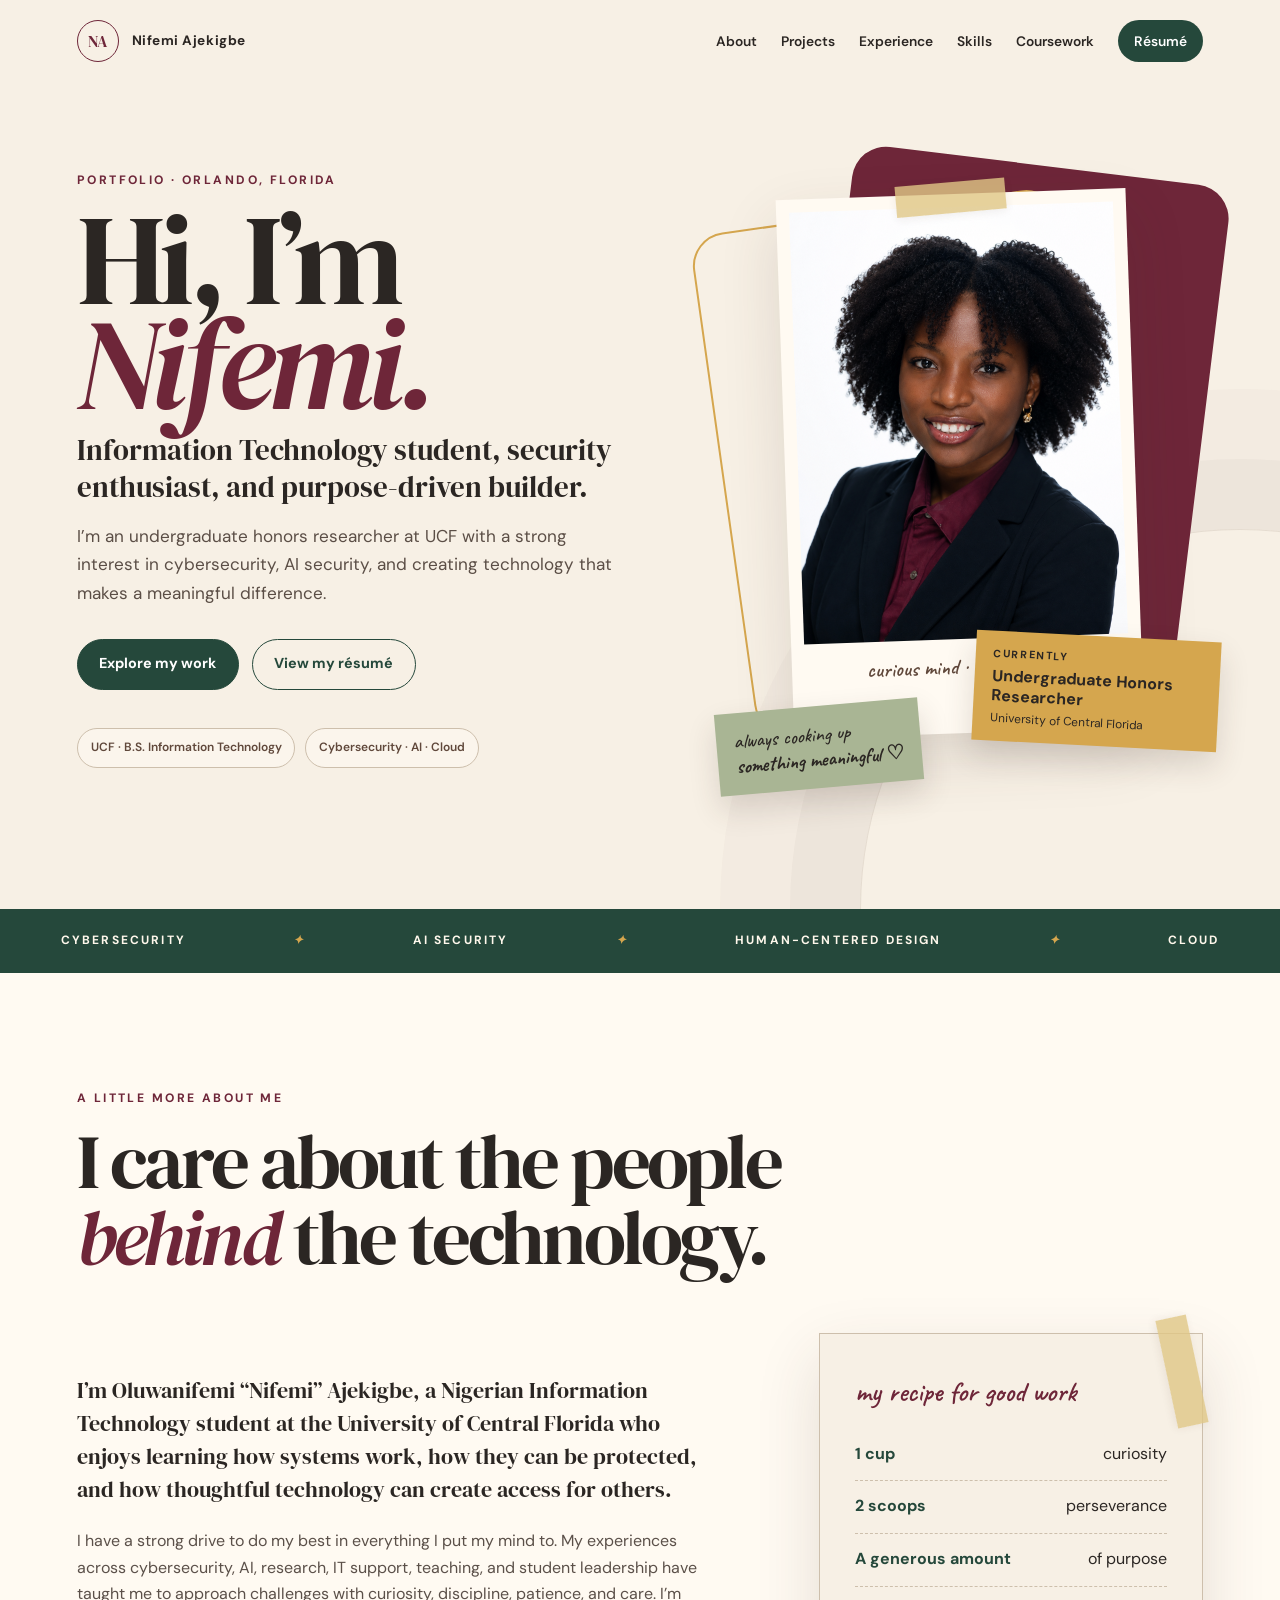
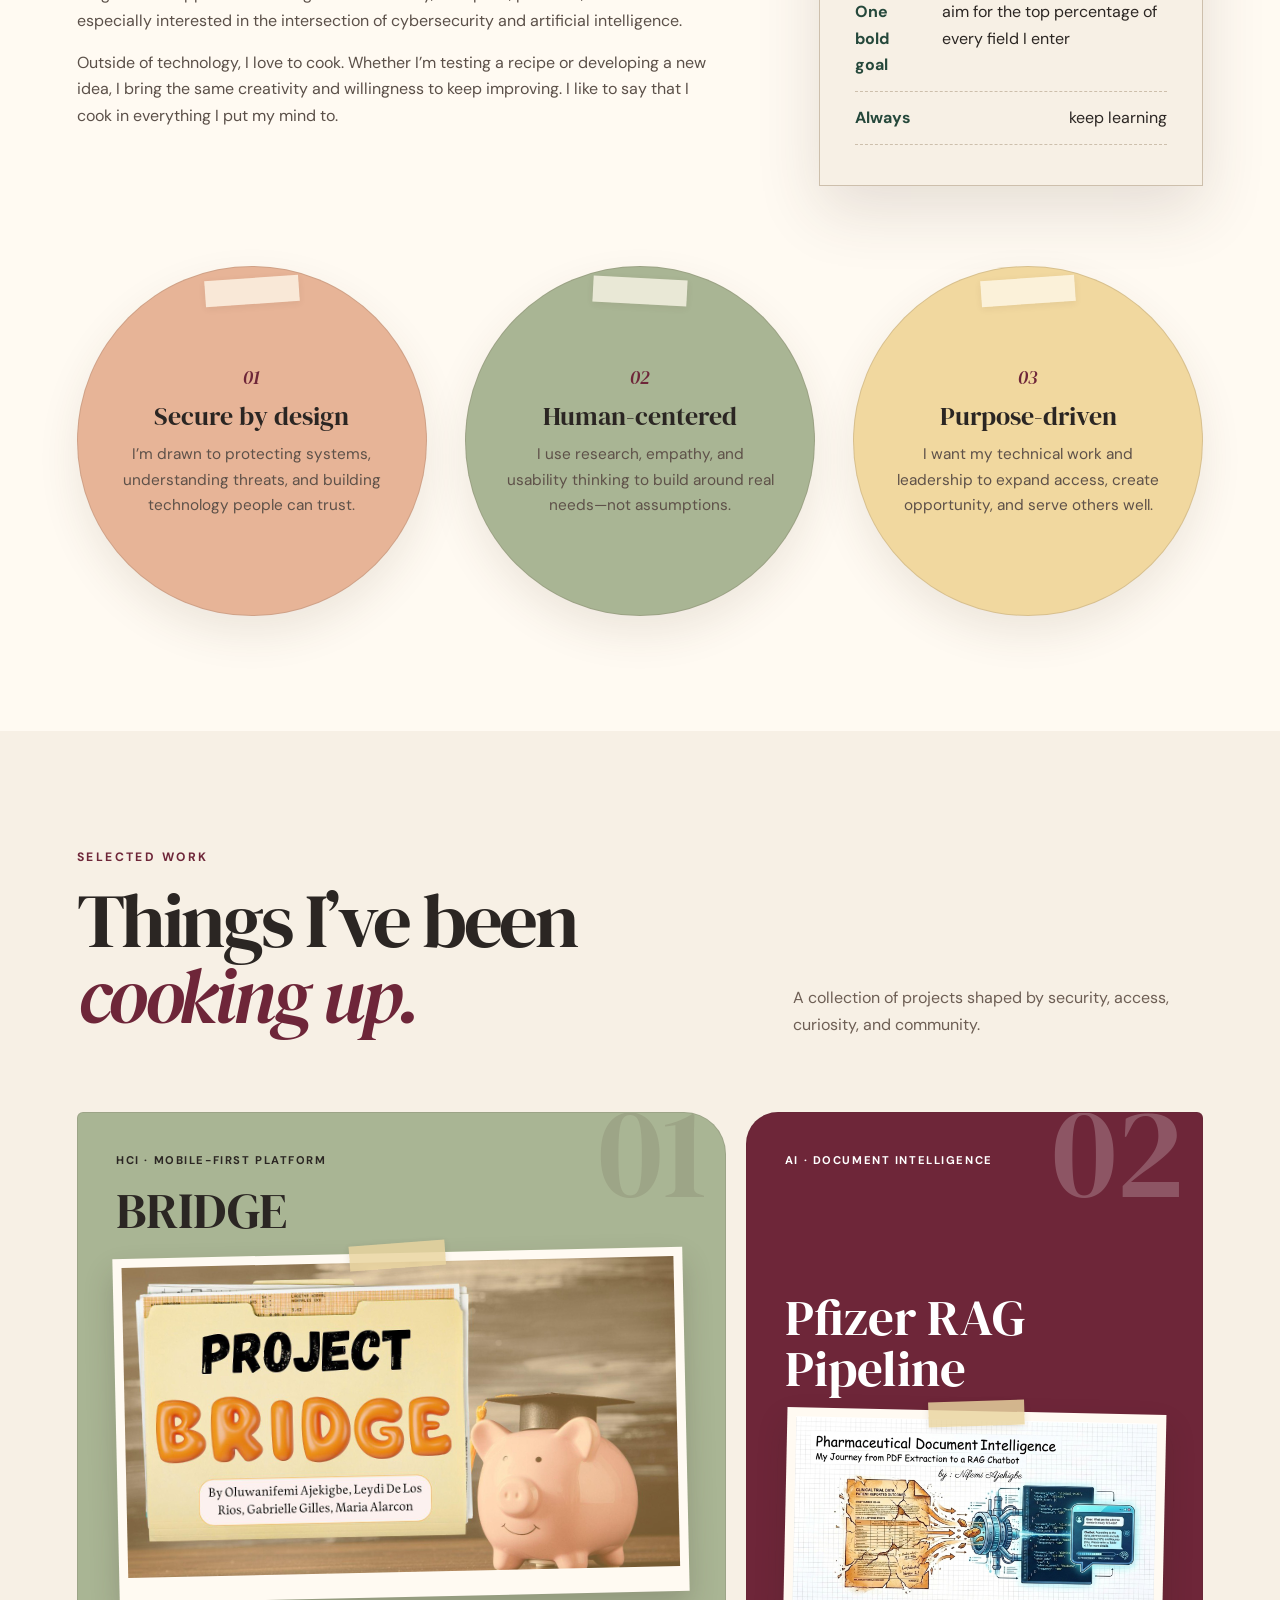
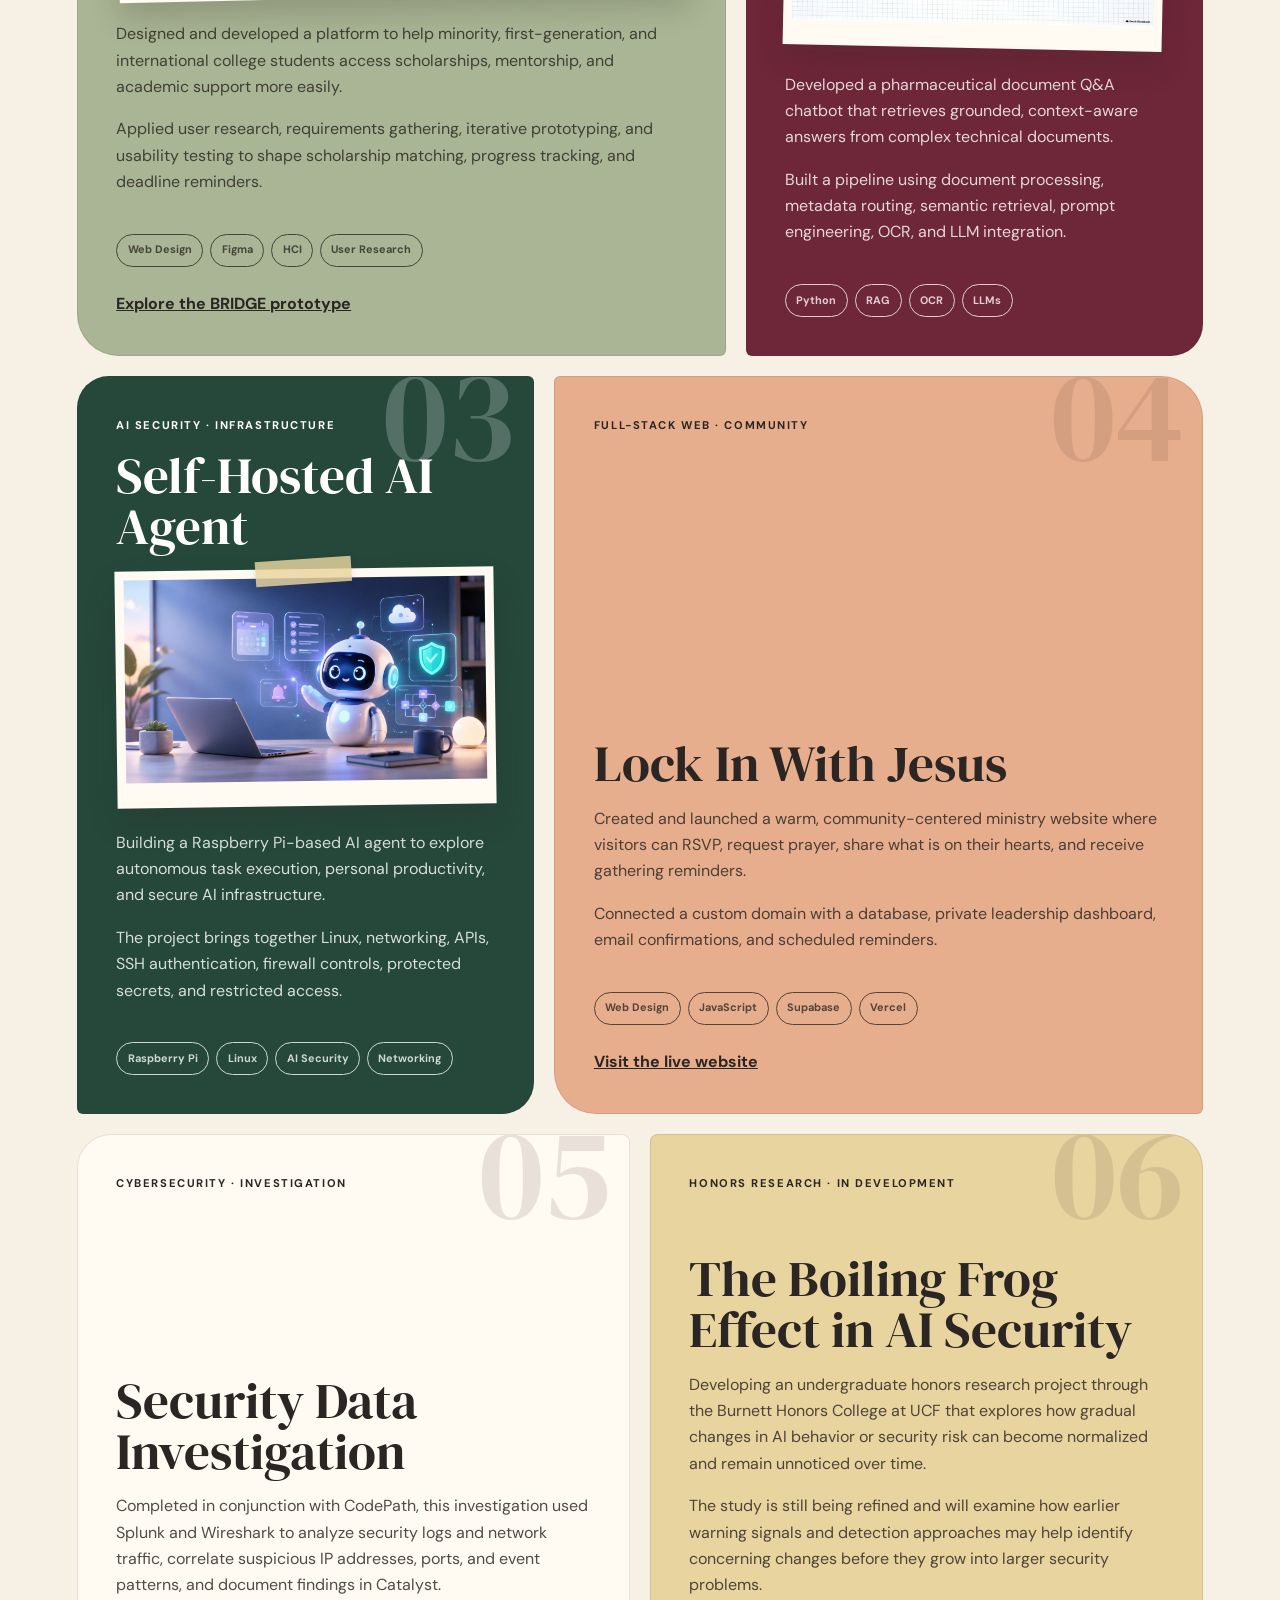
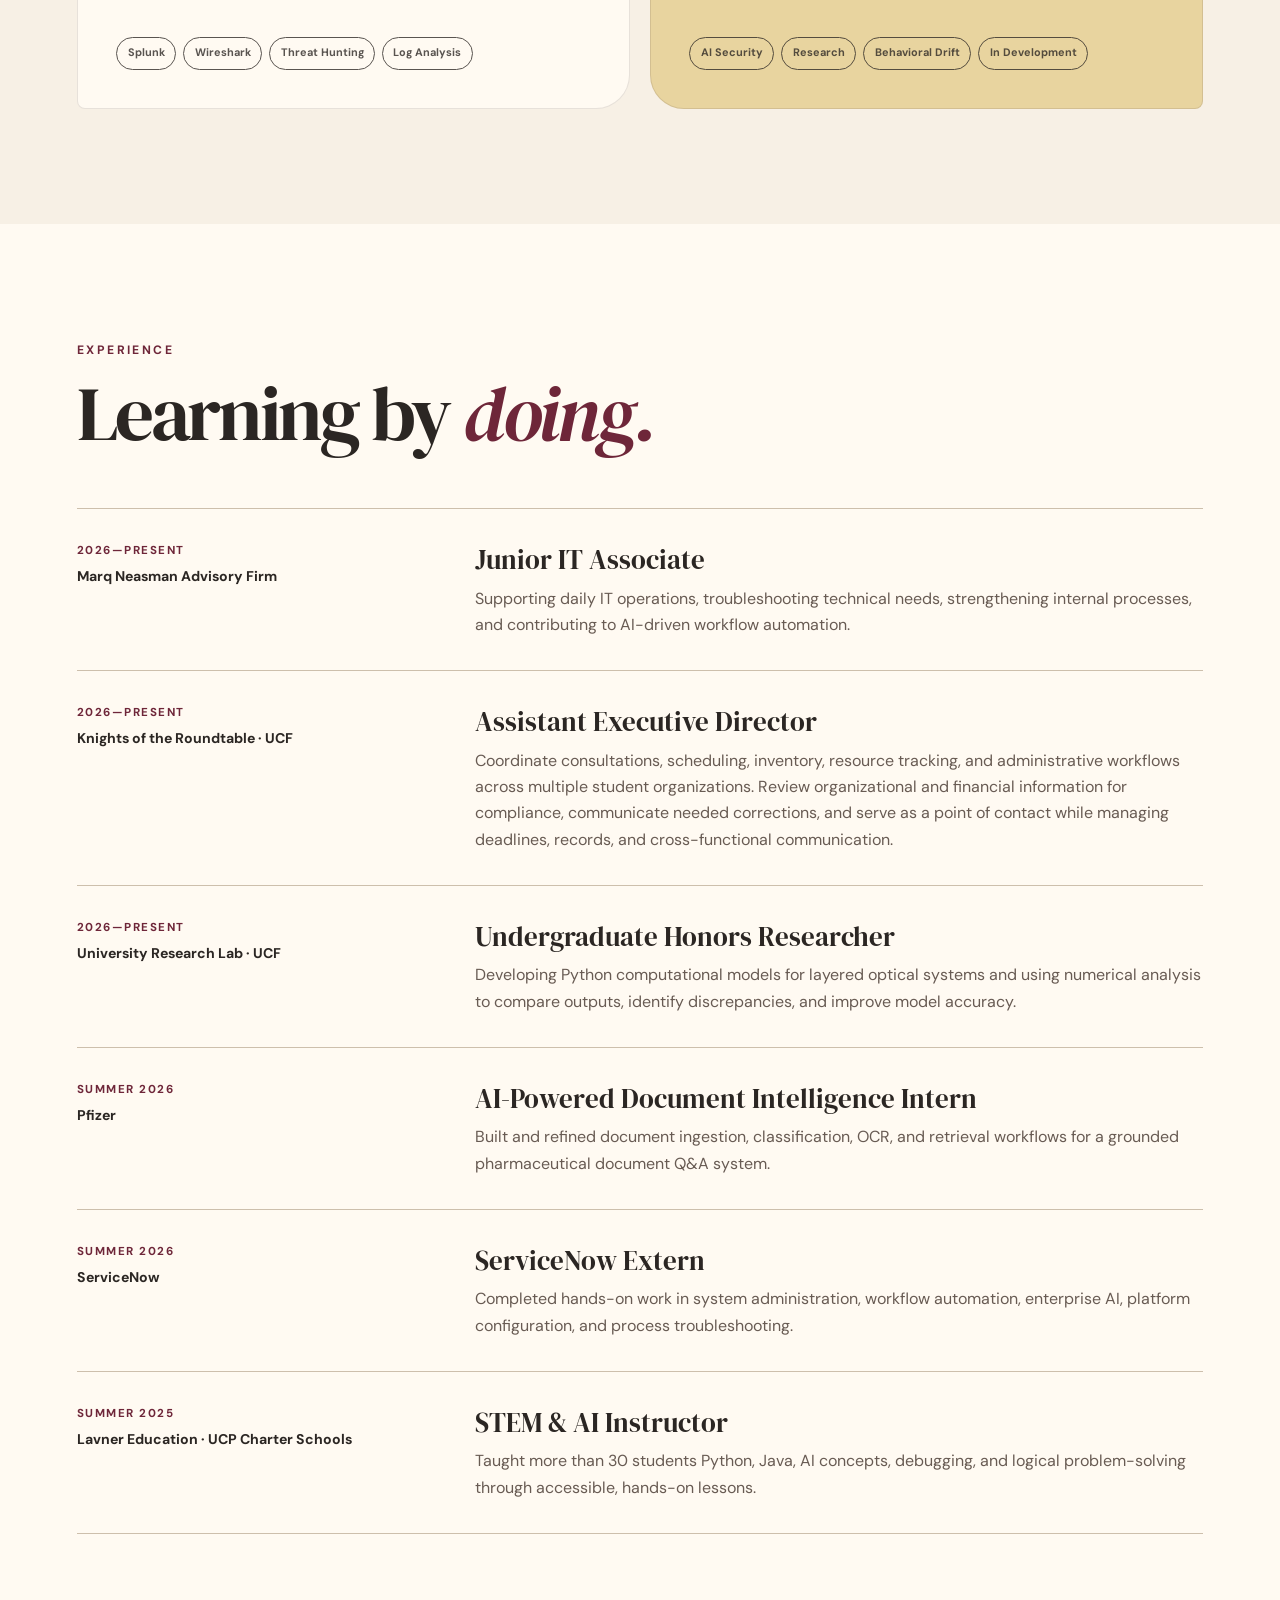
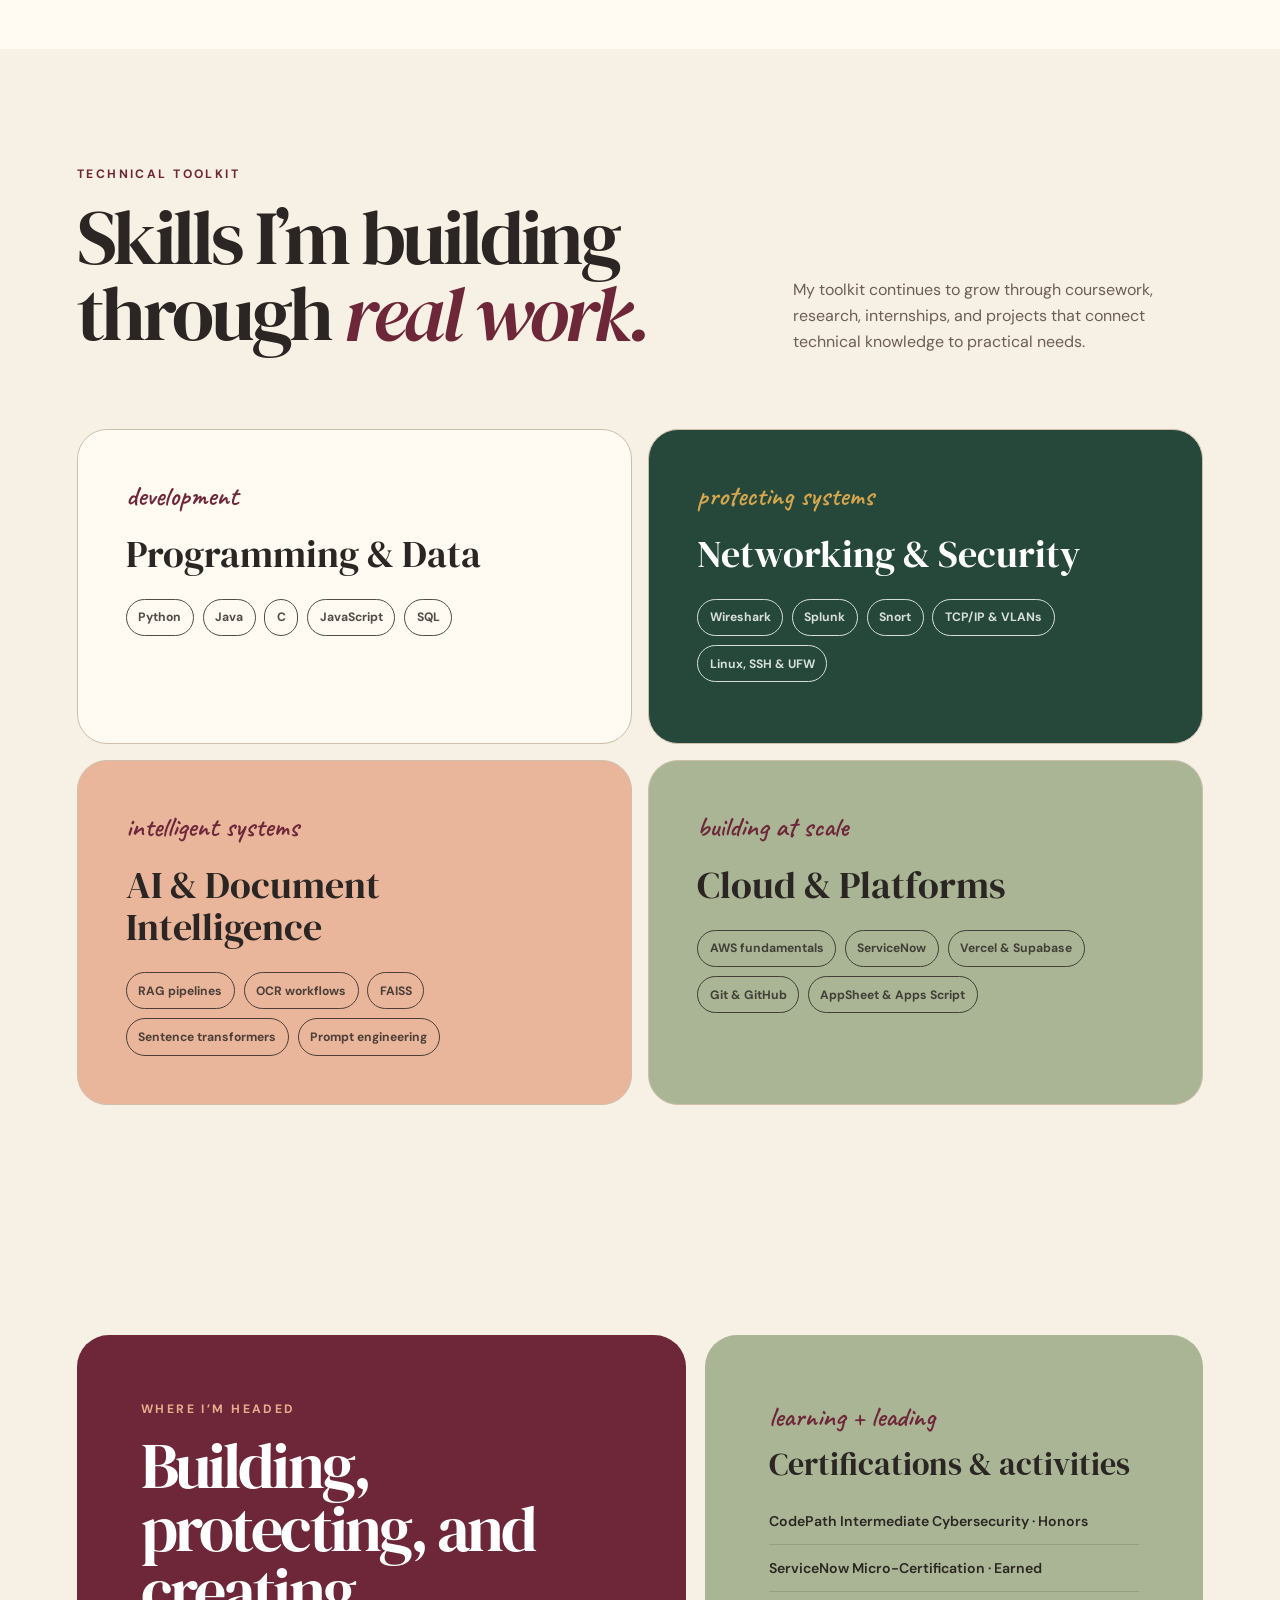
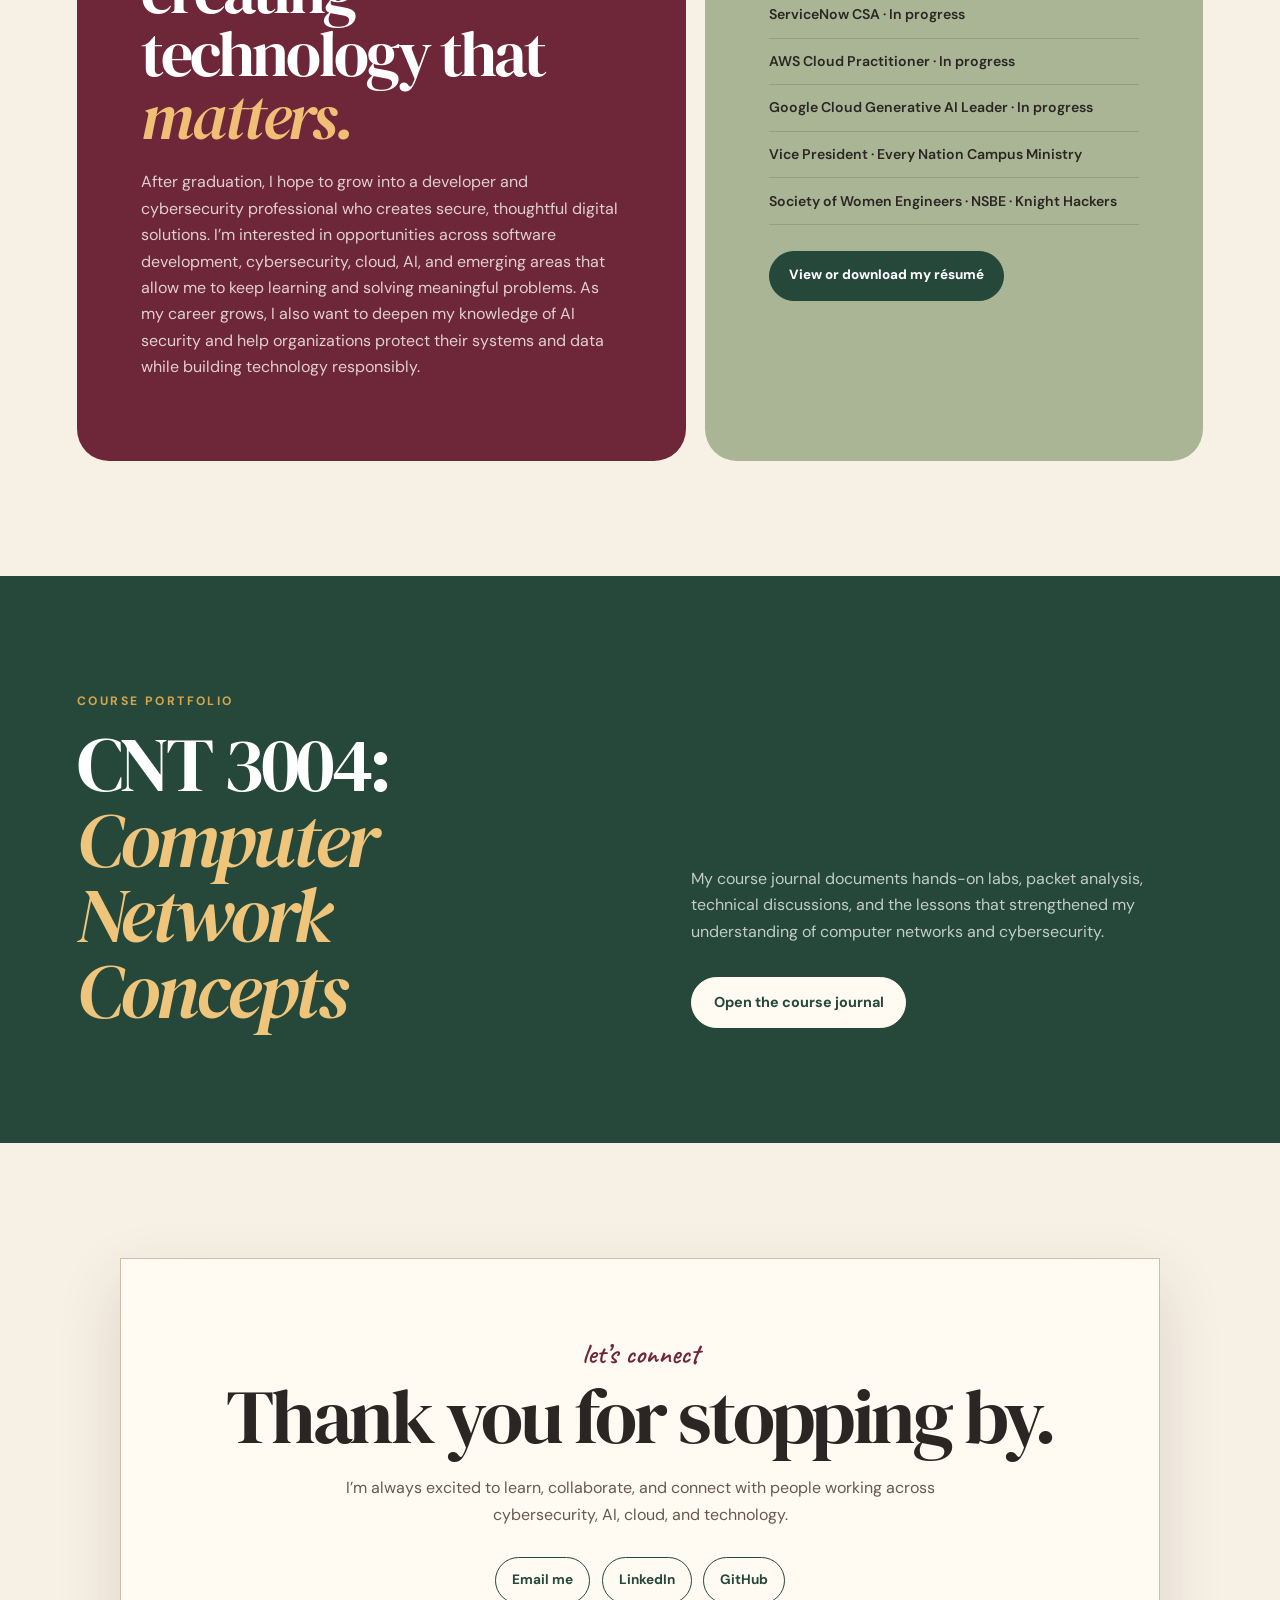
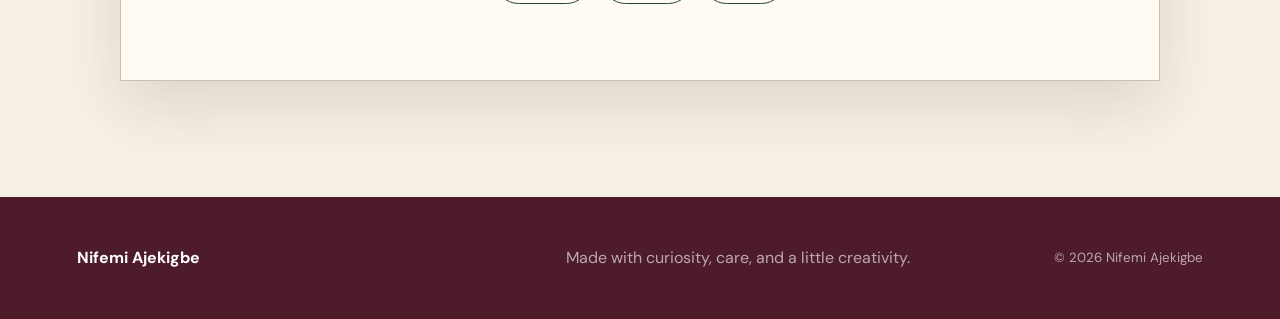
<file: index.html>
<!doctype html>
<html lang="en">
<head>
  <meta charset="utf-8">
  <meta name="viewport" content="width=device-width, initial-scale=1">
  <title>Nifemi Ajekigbe | Portfolio</title>
  <meta name="description" content="The professional portfolio of Nifemi Ajekigbe, an Information Technology student, cybersecurity enthusiast, and undergraduate honors researcher at UCF.">
  <link rel="preconnect" href="https://fonts.googleapis.com">
  <link rel="preconnect" href="https://fonts.gstatic.com" crossorigin>
  <link href="https://fonts.googleapis.com/css2?family=Caveat:wght@500;600&family=DM+Sans:wght@400;500;600;700&family=DM+Serif+Display:ital@0;1&display=swap" rel="stylesheet">
  <link rel="stylesheet" href="/styles.css">
  <script>document.documentElement.classList.add('js')</script>
</head>
<body>
  <a class="skip-link" href="#main">Skip to content</a>
  <header class="site-header">
    <a class="wordmark" href="/" aria-label="Nifemi Ajekigbe home"><span>NA</span><strong>Nifemi Ajekigbe</strong></a>
    <button class="menu-button" type="button" aria-expanded="false" aria-controls="site-nav">Menu</button>
    <nav id="site-nav" aria-label="Main navigation">
      <a href="#about">About</a>
      <a href="#projects">Projects</a>
      <a href="#experience">Experience</a>
      <a href="#skills">Skills</a>
      <a href="/cnt3004">Coursework</a>
      <a class="nav-pill" href="/oluwanifemi-ajekigbe-resume.pdf" target="_blank">Résumé</a>
    </nav>
  </header>

  <main id="main">
    <section class="hero section-pad">
      <div class="paper-sun" aria-hidden="true"></div>
      <div class="hero-copy reveal from-left">
        <p class="eyebrow">Portfolio · Orlando, Florida</p>
        <h1>Hi, I’m <em>Nifemi.</em></h1>
        <p class="hero-title">Information Technology student, security enthusiast, and purpose-driven builder.</p>
        <p class="hero-intro">I’m an undergraduate honors researcher at UCF with a strong interest in cybersecurity, AI security, and creating technology that makes a meaningful difference.</p>
        <div class="hero-actions">
          <a class="button primary" href="#projects">Explore my work</a>
          <a class="button secondary" href="/oluwanifemi-ajekigbe-resume.pdf" target="_blank">View my résumé</a>
        </div>
        <div class="quick-notes" aria-label="Quick facts">
          <span>UCF · B.S. Information Technology</span>
          <span>Cybersecurity · AI · Cloud</span>
        </div>
      </div>

      <div class="portrait-collage reveal from-right" aria-label="Professional portrait collage">
        <div class="shape shape-one" aria-hidden="true"></div>
        <div class="shape shape-two" aria-hidden="true"></div>
        <figure class="portrait-frame">
          <span class="tape tape-top" aria-hidden="true"></span>
          <img src="/nifemi-headshot.png" alt="Professional headshot of Nifemi Ajekigbe">
          <figcaption>curious mind · caring heart</figcaption>
        </figure>
        <div class="note-card note-research"><small>currently</small><strong>Undergraduate Honors Researcher</strong><span>University of Central Florida</span></div>
        <div class="note-card note-cooking">always cooking up<br><strong>something meaningful ♡</strong></div>
      </div>
    </section>

    <div class="marquee" aria-label="Areas of interest"><span>CYBERSECURITY</span><i>✦</i><span>AI SECURITY</span><i>✦</i><span>HUMAN-CENTERED DESIGN</span><i>✦</i><span>CLOUD</span></div>

    <section class="about section-pad" id="about">
      <div class="section-heading reveal">
        <p class="eyebrow">A little more about me</p>
        <h2>I care about the people <em>behind</em> the technology.</h2>
      </div>
      <div class="about-grid">
        <div class="about-copy reveal from-left">
          <p class="lead">I’m Oluwanifemi “Nifemi” Ajekigbe, a Nigerian Information Technology student at the University of Central Florida who enjoys learning how systems work, how they can be protected, and how thoughtful technology can create access for others.</p>
          <p>I have a strong drive to do my best in everything I put my mind to. My experiences across cybersecurity, AI, research, IT support, teaching, and student leadership have taught me to approach challenges with curiosity, discipline, patience, and care. I’m especially interested in the intersection of cybersecurity and artificial intelligence.</p>
          <p>Outside of technology, I love to cook. Whether I’m testing a recipe or developing a new idea, I bring the same creativity and willingness to keep improving. I like to say that I cook in everything I put my mind to.</p>
        </div>
        <aside class="recipe-card reveal from-right" aria-label="Nifemi's approach">
          <span class="tape tape-side" aria-hidden="true"></span>
          <p class="handwritten">my recipe for good work</p>
          <ul>
            <li><strong>1 cup</strong> curiosity</li>
            <li><strong>2 scoops</strong> perseverance</li>
            <li><strong>A generous amount</strong> of purpose</li>
            <li><strong>One bold goal</strong> aim for the top percentage of every field I enter</li>
            <li><strong>Always</strong> keep learning</li>
          </ul>
        </aside>
      </div>

      <div class="focus-grid">
        <article class="focus-card reveal"><span>01</span><h3>Secure by design</h3><p>I’m drawn to protecting systems, understanding threats, and building technology people can trust.</p></article>
        <article class="focus-card reveal"><span>02</span><h3>Human-centered</h3><p>I use research, empathy, and usability thinking to build around real needs—not assumptions.</p></article>
        <article class="focus-card reveal"><span>03</span><h3>Purpose-driven</h3><p>I want my technical work and leadership to expand access, create opportunity, and serve others well.</p></article>
      </div>
    </section>

    <section class="projects section-pad" id="projects">
      <div class="section-heading split reveal">
        <div><p class="eyebrow">Selected work</p><h2>Things I’ve been <em>cooking up.</em></h2></div>
        <p>A collection of projects shaped by security, access, curiosity, and community.</p>
      </div>

      <div class="project-grid">
        <article class="project-card bridge reveal">
          <div class="project-number">01</div><p class="project-type">HCI · Mobile-first platform</p><h3>BRIDGE</h3>
          <figure class="project-image"><span class="image-tape" aria-hidden="true"></span><img src="/bridge-project.jpg" alt="Project BRIDGE cover featuring a scholarship folder and graduation piggy bank"></figure>
          <p>Designed and developed a platform to help minority, first-generation, and international college students access scholarships, mentorship, and academic support more easily.</p>
          <p>Applied user research, requirements gathering, iterative prototyping, and usability testing to shape scholarship matching, progress tracking, and deadline reminders.</p>
          <ul class="tags"><li>Web Design</li><li>Figma</li><li>HCI</li><li>User Research</li></ul>
          <a class="text-link" href="https://www.figma.com/make/1Pb3ONUj11MKpCm4T9jllm/BRIDGE-APP" target="_blank" rel="noreferrer">Explore the BRIDGE prototype</a>
        </article>

        <article class="project-card rag reveal">
          <div class="project-number">02</div><p class="project-type">AI · Document intelligence</p><h3>Pfizer RAG Pipeline</h3>
          <figure class="project-image"><span class="image-tape" aria-hidden="true"></span><img src="/pfizer-project.jpg" alt="Pharmaceutical document intelligence project showing a document transformed into a RAG chatbot"></figure>
          <p>Developed a pharmaceutical document Q&amp;A chatbot that retrieves grounded, context-aware answers from complex technical documents.</p>
          <p>Built a pipeline using document processing, metadata routing, semantic retrieval, prompt engineering, OCR, and LLM integration.</p>
          <ul class="tags"><li>Python</li><li>RAG</li><li>OCR</li><li>LLMs</li></ul>
        </article>

        <article class="project-card pi reveal">
          <div class="project-number">03</div><p class="project-type">AI security · Infrastructure</p><h3>Self-Hosted AI Agent</h3>
          <figure class="project-image"><span class="image-tape" aria-hidden="true"></span><img src="/ai-agent-project.jpg" alt="Friendly AI assistant beside a laptop and secure workflow graphics"></figure>
          <p>Building a Raspberry Pi-based AI agent to explore autonomous task execution, personal productivity, and secure AI infrastructure.</p>
          <p>The project brings together Linux, networking, APIs, SSH authentication, firewall controls, protected secrets, and restricted access.</p>
          <ul class="tags"><li>Raspberry Pi</li><li>Linux</li><li>AI Security</li><li>Networking</li></ul>
        </article>

        <article class="project-card lockin no-image reveal">
          <div class="project-number">04</div><p class="project-type">Full-stack web · Community</p><h3>Lock In With Jesus</h3>
          <p>Created and launched a warm, community-centered ministry website where visitors can RSVP, request prayer, share what is on their hearts, and receive gathering reminders.</p>
          <p>Connected a custom domain with a database, private leadership dashboard, email confirmations, and scheduled reminders.</p>
          <ul class="tags"><li>Web Design</li><li>JavaScript</li><li>Supabase</li><li>Vercel</li></ul>
          <a class="text-link" href="https://www.lockinwjesus.org" target="_blank" rel="noreferrer">Visit the live website</a>
        </article>

        <article class="project-card security no-image reveal">
          <div class="project-number">05</div><p class="project-type">Cybersecurity · Investigation</p><h3>Security Data Investigation</h3>
          <p>Completed in conjunction with CodePath, this investigation used Splunk and Wireshark to analyze security logs and network traffic, correlate suspicious IP addresses, ports, and event patterns, and document findings in Catalyst.</p>
          <ul class="tags"><li>Splunk</li><li>Wireshark</li><li>Threat Hunting</li><li>Log Analysis</li></ul>
        </article>

        <article class="project-card honors no-image reveal">
          <div class="project-number">06</div><p class="project-type">Honors research · In development</p><h3>The Boiling Frog Effect in AI Security</h3>
          <p>Developing an undergraduate honors research project through the Burnett Honors College at UCF that explores how gradual changes in AI behavior or security risk can become normalized and remain unnoticed over time.</p>
          <p>The study is still being refined and will examine how earlier warning signals and detection approaches may help identify concerning changes before they grow into larger security problems.</p>
          <ul class="tags"><li>AI Security</li><li>Research</li><li>Behavioral Drift</li><li>In Development</li></ul>
        </article>
      </div>
    </section>

    <section class="experience section-pad" id="experience">
      <div class="section-heading reveal"><p class="eyebrow">Experience</p><h2>Learning by <em>doing.</em></h2></div>
      <div class="timeline">
        <article class="timeline-item reveal"><div><span>2026—Present</span><strong>Marq Neasman Advisory Firm</strong></div><div><h3>Junior IT Associate</h3><p>Supporting daily IT operations, troubleshooting technical needs, strengthening internal processes, and contributing to AI-driven workflow automation.</p></div></article>
        <article class="timeline-item reveal"><div><span>2026—Present</span><strong>Knights of the Roundtable · UCF</strong></div><div><h3>Assistant Executive Director</h3><p>Coordinate consultations, scheduling, inventory, resource tracking, and administrative workflows across multiple student organizations. Review organizational and financial information for compliance, communicate needed corrections, and serve as a point of contact while managing deadlines, records, and cross-functional communication.</p></div></article>
        <article class="timeline-item reveal"><div><span>2026—Present</span><strong>University Research Lab · UCF</strong></div><div><h3>Undergraduate Honors Researcher</h3><p>Developing Python computational models for layered optical systems and using numerical analysis to compare outputs, identify discrepancies, and improve model accuracy.</p></div></article>
        <article class="timeline-item reveal"><div><span>Summer 2026</span><strong>Pfizer</strong></div><div><h3>AI-Powered Document Intelligence Intern</h3><p>Built and refined document ingestion, classification, OCR, and retrieval workflows for a grounded pharmaceutical document Q&amp;A system.</p></div></article>
        <article class="timeline-item reveal"><div><span>Summer 2026</span><strong>ServiceNow</strong></div><div><h3>ServiceNow Extern</h3><p>Completed hands-on work in system administration, workflow automation, enterprise AI, platform configuration, and process troubleshooting.</p></div></article>
        <article class="timeline-item reveal"><div><span>Summer 2025</span><strong>Lavner Education · UCP Charter Schools</strong></div><div><h3>STEM &amp; AI Instructor</h3><p>Taught more than 30 students Python, Java, AI concepts, debugging, and logical problem-solving through accessible, hands-on lessons.</p></div></article>
      </div>
    </section>

    <section class="skills section-pad" id="skills">
      <div class="section-heading split reveal">
        <div><p class="eyebrow">Technical toolkit</p><h2>Skills I’m building through <em>real work.</em></h2></div>
        <p>My toolkit continues to grow through coursework, research, internships, and projects that connect technical knowledge to practical needs.</p>
      </div>
      <div class="skills-grid">
        <article class="skill-card reveal"><p class="handwritten">development</p><h3>Programming &amp; Data</h3><ul><li>Python</li><li>Java</li><li>C</li><li>JavaScript</li><li>SQL</li></ul></article>
        <article class="skill-card reveal"><p class="handwritten">protecting systems</p><h3>Networking &amp; Security</h3><ul><li>Wireshark</li><li>Splunk</li><li>Snort</li><li>TCP/IP &amp; VLANs</li><li>Linux, SSH &amp; UFW</li></ul></article>
        <article class="skill-card reveal"><p class="handwritten">intelligent systems</p><h3>AI &amp; Document Intelligence</h3><ul><li>RAG pipelines</li><li>OCR workflows</li><li>FAISS</li><li>Sentence transformers</li><li>Prompt engineering</li></ul></article>
        <article class="skill-card reveal"><p class="handwritten">building at scale</p><h3>Cloud &amp; Platforms</h3><ul><li>AWS fundamentals</li><li>ServiceNow</li><li>Vercel &amp; Supabase</li><li>Git &amp; GitHub</li><li>AppSheet &amp; Apps Script</li></ul></article>
      </div>
    </section>

    <section class="goals section-pad" id="goals">
      <div class="goals-card reveal">
        <p class="eyebrow">Where I’m headed</p>
        <h2>Building, protecting, and creating technology that <em>matters.</em></h2>
        <p>After graduation, I hope to grow into a developer and cybersecurity professional who creates secure, thoughtful digital solutions. I’m interested in opportunities across software development, cybersecurity, cloud, AI, and emerging areas that allow me to keep learning and solving meaningful problems. As my career grows, I also want to deepen my knowledge of AI security and help organizations protect their systems and data while building technology responsibly.</p>
      </div>
      <div class="activities reveal">
        <p class="handwritten">learning + leading</p>
        <h3>Certifications &amp; activities</h3>
        <div class="activity-list">
          <span>CodePath Intermediate Cybersecurity · Honors</span>
          <span>ServiceNow Micro-Certification · Earned</span>
          <span>ServiceNow CSA · In progress</span>
          <span>AWS Cloud Practitioner · In progress</span>
          <span>Google Cloud Generative AI Leader · In progress</span>
          <span>Vice President · Every Nation Campus Ministry</span>
          <span>Society of Women Engineers · NSBE · Knight Hackers</span>
        </div>
        <a class="resume-cta" href="/oluwanifemi-ajekigbe-resume.pdf" target="_blank" rel="noopener">View or download my résumé</a>
      </div>
    </section>

    <section class="course-preview section-pad reveal">
      <div><p class="eyebrow">Course portfolio</p><h2>CNT 3004:<br><em>Computer Network Concepts</em></h2></div>
      <div><p>My course journal documents hands-on labs, packet analysis, technical discussions, and the lessons that strengthened my understanding of computer networks and cybersecurity.</p><a class="button primary" href="/cnt3004">Open the course journal</a></div>
    </section>

    <section class="contact section-pad" id="contact">
      <div class="contact-card reveal">
        <p class="handwritten">let’s connect</p>
        <h2>Thank you for stopping by.</h2>
        <p>I’m always excited to learn, collaborate, and connect with people working across cybersecurity, AI, cloud, and technology.</p>
        <div class="contact-links"><a href="mailto:ayunfe55@gmail.com">Email me</a><a href="https://www.linkedin.com/in/nifemi-ajekigbe/" target="_blank" rel="noreferrer">LinkedIn</a><a href="https://github.com/ayunfe55-stack" target="_blank" rel="noreferrer">GitHub</a></div>
      </div>
    </section>
  </main>

  <footer><strong>Nifemi Ajekigbe</strong><span>Made with curiosity, care, and a little creativity.</span><small>© <span id="year">2026</span> Nifemi Ajekigbe</small></footer>
  <script src="/app.js"></script>
</body>
</html>
</file>
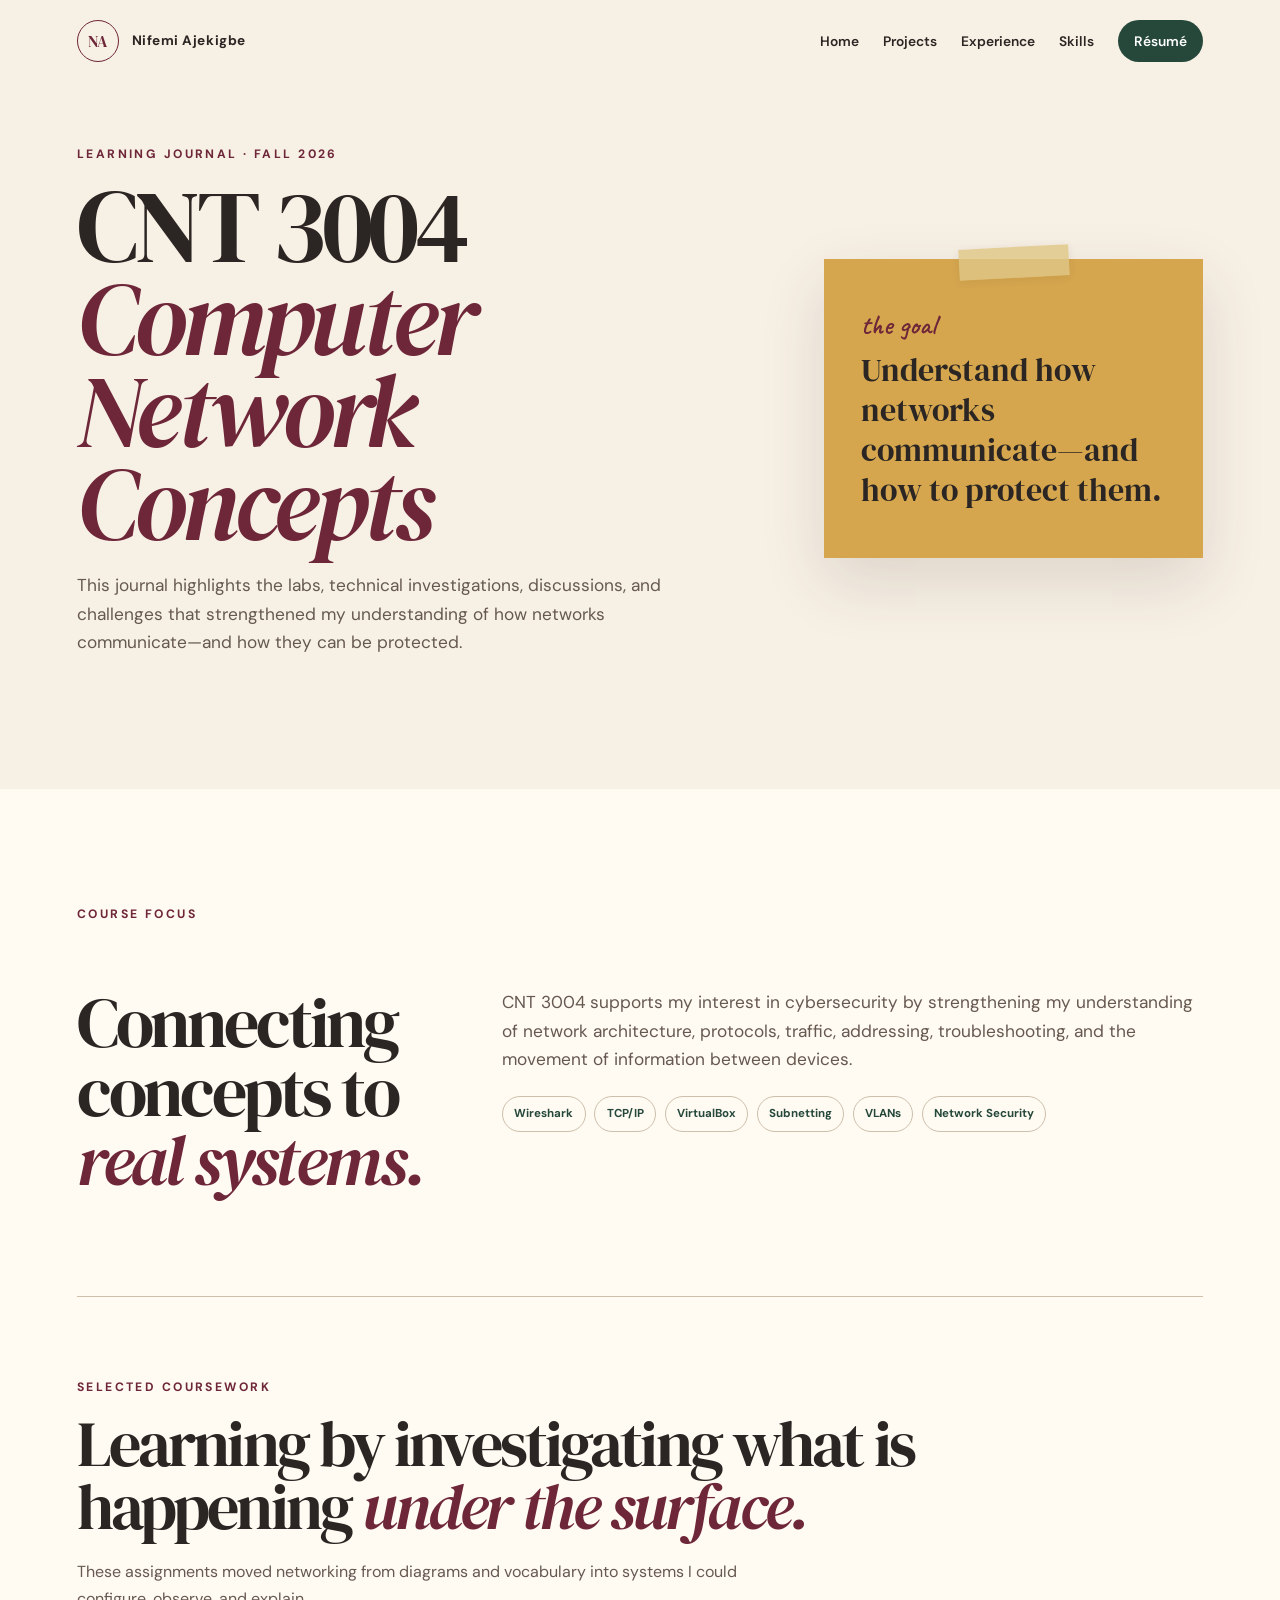
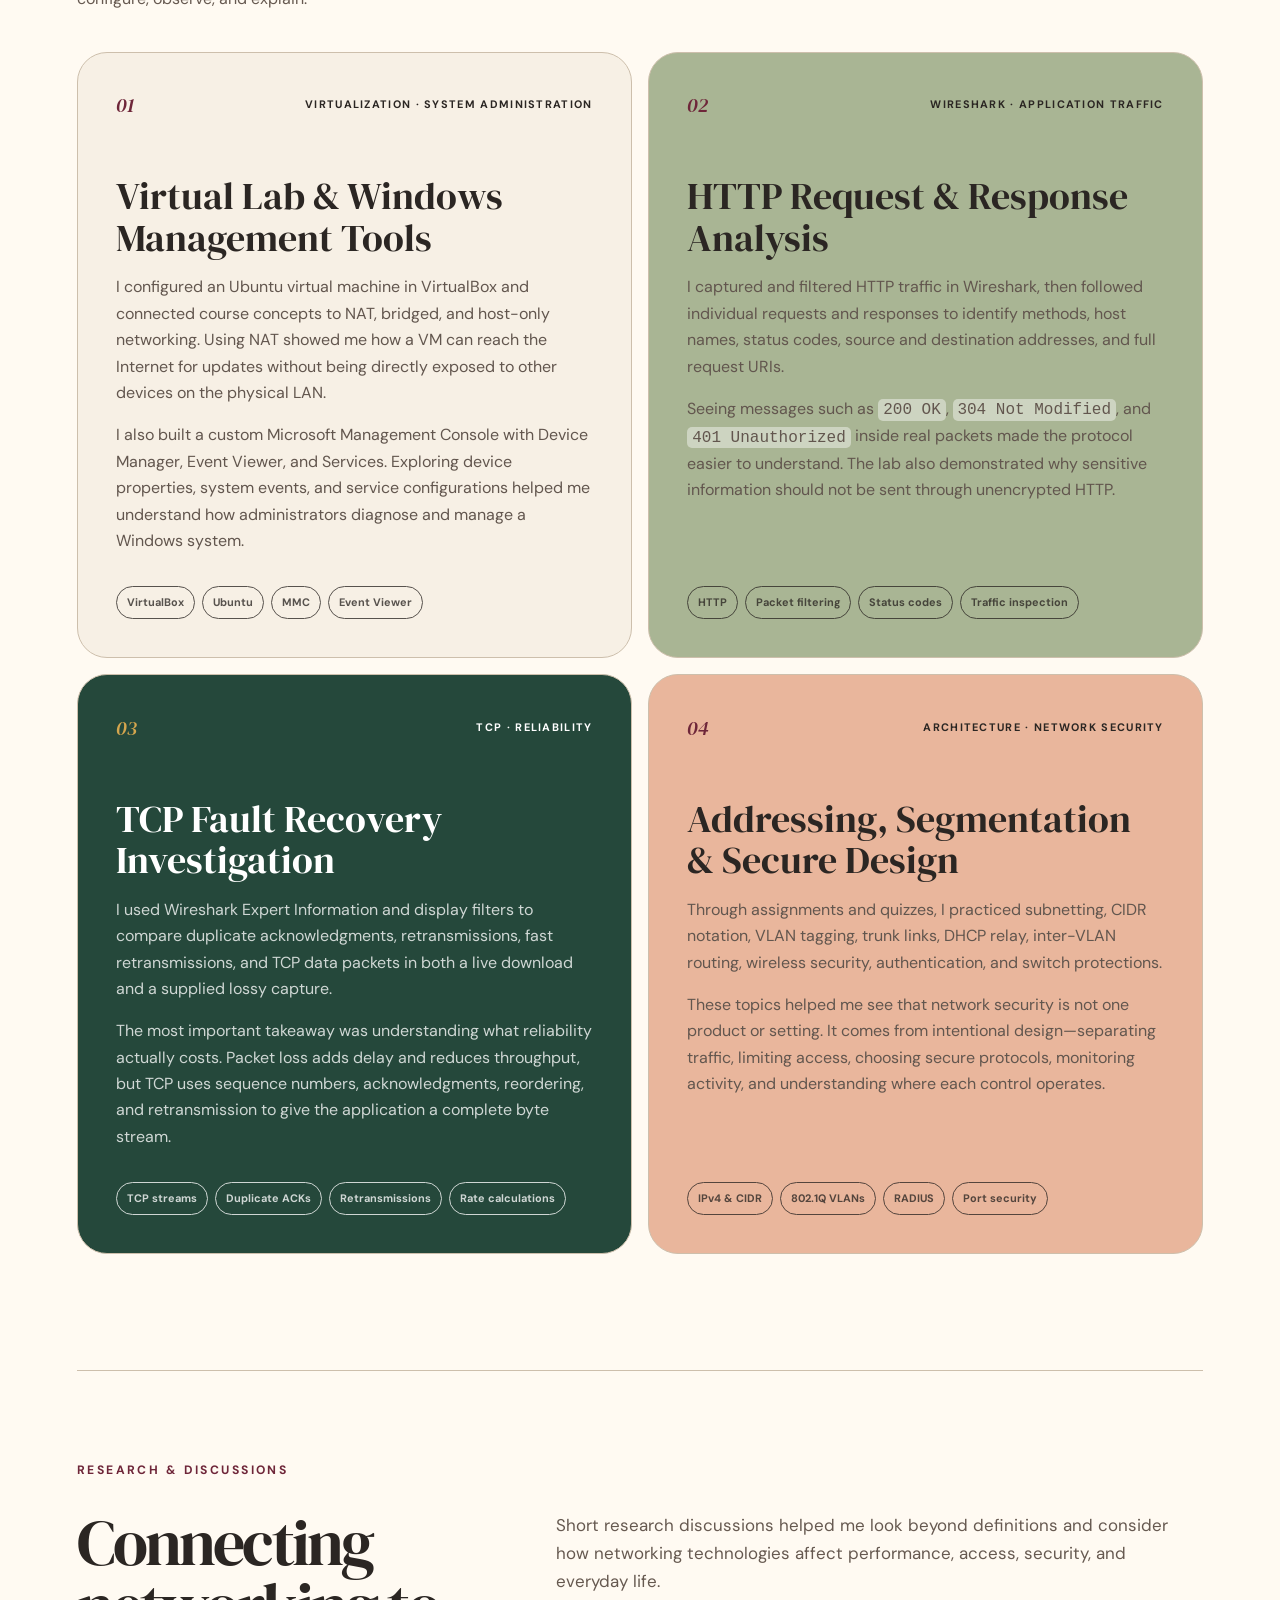
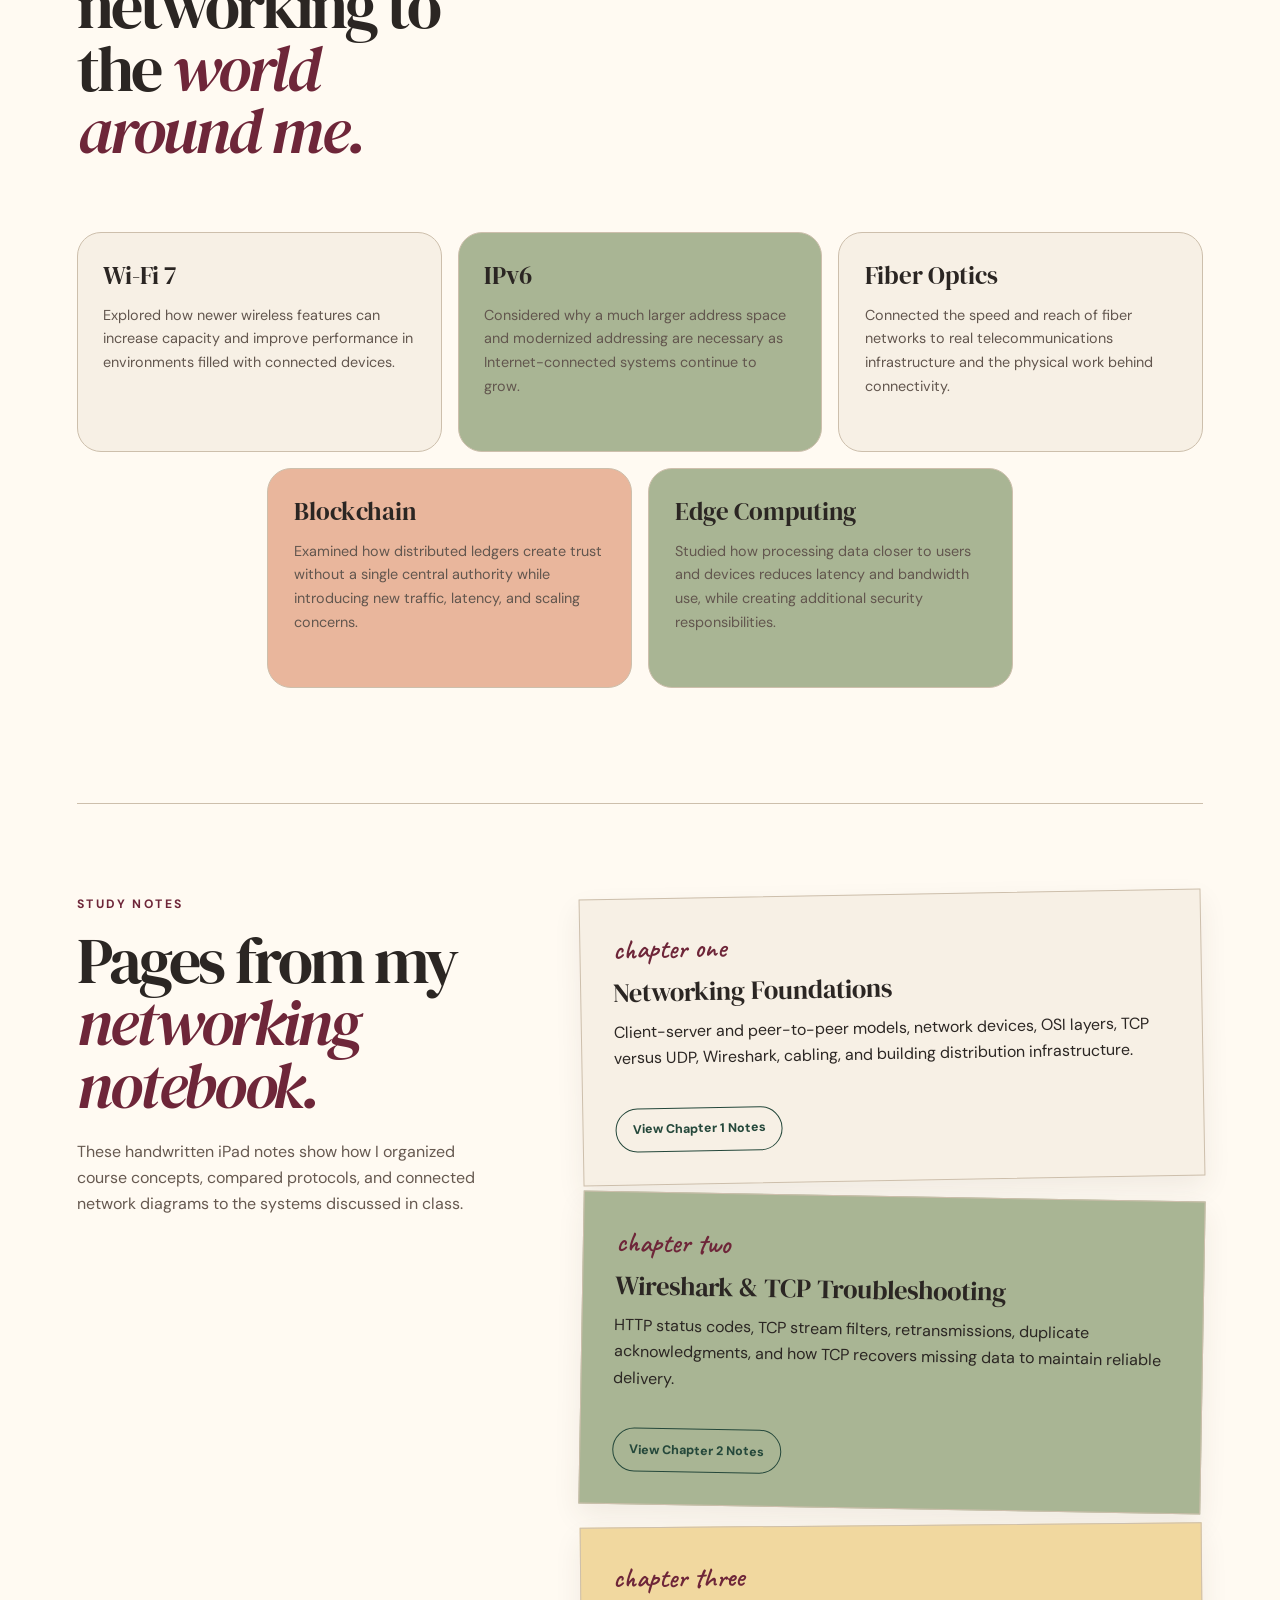
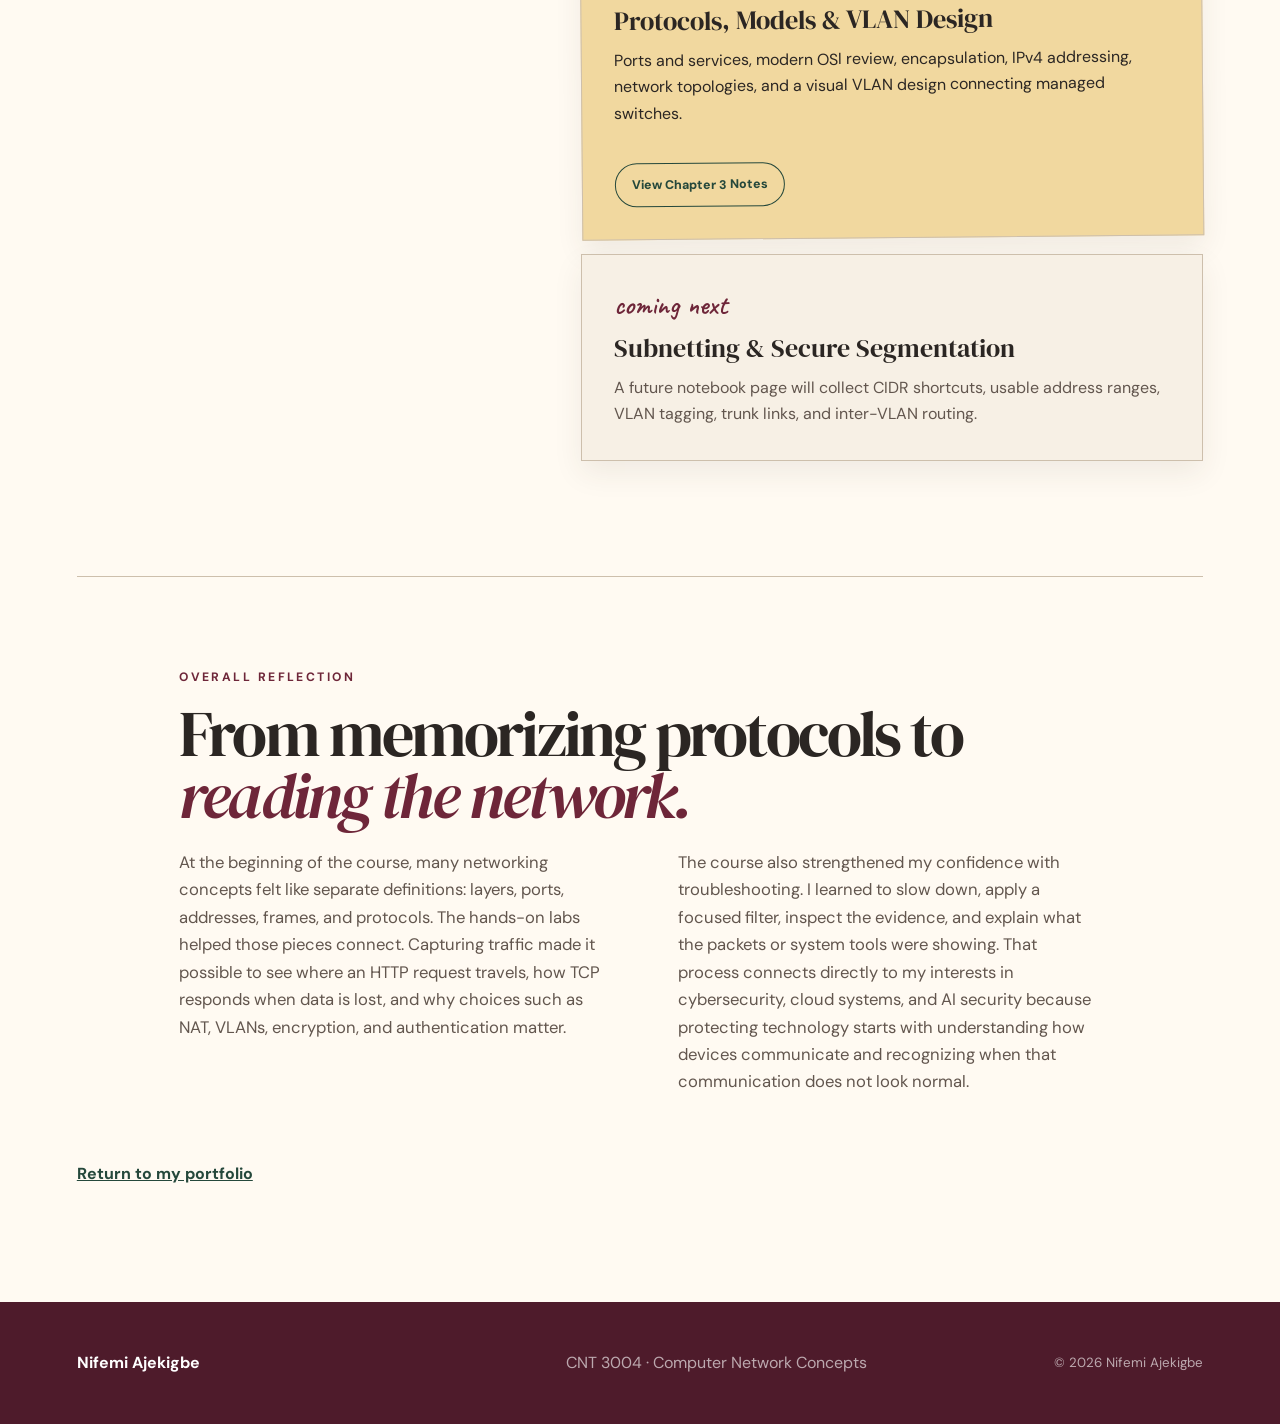
<file: cnt3004.html>
<!doctype html>
<html lang="en">
<head>
  <meta charset="utf-8">
  <meta name="viewport" content="width=device-width, initial-scale=1">
  <title>CNT 3004 Course Journal | Nifemi Ajekigbe</title>
  <meta name="description" content="Nifemi Ajekigbe's CNT 3004 Computer Network Concepts course reflections and learning journal.">
  <link rel="preconnect" href="https://fonts.googleapis.com">
  <link rel="preconnect" href="https://fonts.gstatic.com" crossorigin>
  <link href="https://fonts.googleapis.com/css2?family=Caveat:wght@500;600&family=DM+Sans:wght@400;500;600;700&family=DM+Serif+Display:ital@0;1&display=swap" rel="stylesheet">
  <link rel="stylesheet" href="/styles.css">
  <script>document.documentElement.classList.add('js')</script>
</head>
<body class="course-page">
  <a class="skip-link" href="#main">Skip to content</a>
  <header class="site-header">
    <a class="wordmark" href="/" aria-label="Nifemi Ajekigbe home"><span>NA</span><strong>Nifemi Ajekigbe</strong></a>
    <button class="menu-button" type="button" aria-expanded="false" aria-controls="site-nav">Menu</button>
    <nav id="site-nav" aria-label="Main navigation"><a href="/">Home</a><a href="/#projects">Projects</a><a href="/#experience">Experience</a><a href="/#skills">Skills</a><a class="nav-pill" href="/oluwanifemi-ajekigbe-resume.pdf" target="_blank">Résumé</a></nav>
  </header>

  <main id="main">
    <section class="course-hero section-pad">
      <div class="reveal from-left"><p class="eyebrow">Learning journal · Fall 2026</p><h1>CNT 3004<br><em>Computer Network Concepts</em></h1><p>This journal highlights the labs, technical investigations, discussions, and challenges that strengthened my understanding of how networks communicate—and how they can be protected.</p></div>
      <aside class="course-note reveal from-right"><span class="tape tape-top" aria-hidden="true"></span><p class="handwritten">the goal</p><strong>Understand how networks communicate—and how to protect them.</strong></aside>
    </section>

    <section class="course-body section-pad">
      <div class="course-intro reveal"><p class="eyebrow">Course focus</p><h2>Connecting concepts to <em>real systems.</em></h2><div><p>CNT 3004 supports my interest in cybersecurity by strengthening my understanding of network architecture, protocols, traffic, addressing, troubleshooting, and the movement of information between devices.</p><div class="course-tags" aria-label="Course skills"><span>Wireshark</span><span>TCP/IP</span><span>VirtualBox</span><span>Subnetting</span><span>VLANs</span><span>Network Security</span></div></div></div>

      <div class="journal-heading reveal"><p class="eyebrow">Selected coursework</p><h2>Learning by investigating what is happening <em>under the surface.</em></h2><p>These assignments moved networking from diagrams and vocabulary into systems I could configure, observe, and explain.</p></div>
      <div class="artifact-grid">
        <article class="artifact-card reveal">
          <div class="artifact-top"><span>01</span><p>Virtualization · System administration</p></div>
          <h3>Virtual Lab &amp; Windows Management Tools</h3>
          <p>I configured an Ubuntu virtual machine in VirtualBox and connected course concepts to NAT, bridged, and host-only networking. Using NAT showed me how a VM can reach the Internet for updates without being directly exposed to other devices on the physical LAN.</p>
          <p>I also built a custom Microsoft Management Console with Device Manager, Event Viewer, and Services. Exploring device properties, system events, and service configurations helped me understand how administrators diagnose and manage a Windows system.</p>
          <ul class="artifact-skills"><li>VirtualBox</li><li>Ubuntu</li><li>MMC</li><li>Event Viewer</li></ul>
        </article>

        <article class="artifact-card reveal">
          <div class="artifact-top"><span>02</span><p>Wireshark · Application traffic</p></div>
          <h3>HTTP Request &amp; Response Analysis</h3>
          <p>I captured and filtered HTTP traffic in Wireshark, then followed individual requests and responses to identify methods, host names, status codes, source and destination addresses, and full request URIs.</p>
          <p>Seeing messages such as <code>200 OK</code>, <code>304 Not Modified</code>, and <code>401 Unauthorized</code> inside real packets made the protocol easier to understand. The lab also demonstrated why sensitive information should not be sent through unencrypted HTTP.</p>
          <ul class="artifact-skills"><li>HTTP</li><li>Packet filtering</li><li>Status codes</li><li>Traffic inspection</li></ul>
        </article>

        <article class="artifact-card reveal">
          <div class="artifact-top"><span>03</span><p>TCP · Reliability</p></div>
          <h3>TCP Fault Recovery Investigation</h3>
          <p>I used Wireshark Expert Information and display filters to compare duplicate acknowledgments, retransmissions, fast retransmissions, and TCP data packets in both a live download and a supplied lossy capture.</p>
          <p>The most important takeaway was understanding what reliability actually costs. Packet loss adds delay and reduces throughput, but TCP uses sequence numbers, acknowledgments, reordering, and retransmission to give the application a complete byte stream.</p>
          <ul class="artifact-skills"><li>TCP streams</li><li>Duplicate ACKs</li><li>Retransmissions</li><li>Rate calculations</li></ul>
        </article>

        <article class="artifact-card reveal">
          <div class="artifact-top"><span>04</span><p>Architecture · Network security</p></div>
          <h3>Addressing, Segmentation &amp; Secure Design</h3>
          <p>Through assignments and quizzes, I practiced subnetting, CIDR notation, VLAN tagging, trunk links, DHCP relay, inter-VLAN routing, wireless security, authentication, and switch protections.</p>
          <p>These topics helped me see that network security is not one product or setting. It comes from intentional design—separating traffic, limiting access, choosing secure protocols, monitoring activity, and understanding where each control operates.</p>
          <ul class="artifact-skills"><li>IPv4 &amp; CIDR</li><li>802.1Q VLANs</li><li>RADIUS</li><li>Port security</li></ul>
        </article>
      </div>

      <section class="discussion-section reveal" aria-labelledby="discussion-heading">
        <div class="discussion-heading"><p class="eyebrow">Research &amp; discussions</p><h2 id="discussion-heading">Connecting networking to the <em>world around me.</em></h2><p>Short research discussions helped me look beyond definitions and consider how networking technologies affect performance, access, security, and everyday life.</p></div>
        <div class="discussion-grid">
          <article><h3>Wi-Fi 7</h3><p>Explored how newer wireless features can increase capacity and improve performance in environments filled with connected devices.</p></article>
          <article><h3>IPv6</h3><p>Considered why a much larger address space and modernized addressing are necessary as Internet-connected systems continue to grow.</p></article>
          <article><h3>Fiber Optics</h3><p>Connected the speed and reach of fiber networks to real telecommunications infrastructure and the physical work behind connectivity.</p></article>
          <article><h3>Blockchain</h3><p>Examined how distributed ledgers create trust without a single central authority while introducing new traffic, latency, and scaling concerns.</p></article>
          <article><h3>Edge Computing</h3><p>Studied how processing data closer to users and devices reduces latency and bandwidth use, while creating additional security responsibilities.</p></article>
        </div>
      </section>

      <section class="notes-section reveal" aria-labelledby="notes-heading">
        <div><p class="eyebrow">Study notes</p><h2 id="notes-heading">Pages from my <em>networking notebook.</em></h2><p>These handwritten iPad notes show how I organized course concepts, compared protocols, and connected network diagrams to the systems discussed in class.</p></div>
        <div class="note-stack">
          <article><p class="handwritten">chapter one</p><h3>Networking Foundations</h3><p>Client-server and peer-to-peer models, network devices, OSI layers, TCP versus UDP, Wireshark, cabling, and building distribution infrastructure.</p><a class="note-link" href="/network-chapter-1-notes.pdf" target="_blank" rel="noopener">View Chapter 1 Notes</a></article>
          <article><p class="handwritten">chapter two</p><h3>Wireshark &amp; TCP Troubleshooting</h3><p>HTTP status codes, TCP stream filters, retransmissions, duplicate acknowledgments, and how TCP recovers missing data to maintain reliable delivery.</p><a class="note-link" href="/network-chapter-2-notes.pdf" target="_blank" rel="noopener">View Chapter 2 Notes</a></article>
          <article><p class="handwritten">chapter three</p><h3>Protocols, Models &amp; VLAN Design</h3><p>Ports and services, modern OSI review, encapsulation, IPv4 addressing, network topologies, and a visual VLAN design connecting managed switches.</p><a class="note-link" href="/network-chapter-3-notes.pdf" target="_blank" rel="noopener">View Chapter 3 Notes</a></article>
          <article><p class="handwritten">coming next</p><h3>Subnetting &amp; Secure Segmentation</h3><p>A future notebook page will collect CIDR shortcuts, usable address ranges, VLAN tagging, trunk links, and inter-VLAN routing.</p></article>
        </div>
      </section>

      <section class="course-reflection reveal" aria-labelledby="reflection-heading">
        <p class="eyebrow">Overall reflection</p>
        <h2 id="reflection-heading">From memorizing protocols to <em>reading the network.</em></h2>
        <div class="reflection-copy"><p>At the beginning of the course, many networking concepts felt like separate definitions: layers, ports, addresses, frames, and protocols. The hands-on labs helped those pieces connect. Capturing traffic made it possible to see where an HTTP request travels, how TCP responds when data is lost, and why choices such as NAT, VLANs, encryption, and authentication matter.</p><p>The course also strengthened my confidence with troubleshooting. I learned to slow down, apply a focused filter, inspect the evidence, and explain what the packets or system tools were showing. That process connects directly to my interests in cybersecurity, cloud systems, and AI security because protecting technology starts with understanding how devices communicate and recognizing when that communication does not look normal.</p></div>
      </section>

      <a class="back-link reveal" href="/">Return to my portfolio</a>
    </section>
  </main>
  <footer><strong>Nifemi Ajekigbe</strong><span>CNT 3004 · Computer Network Concepts</span><small>© <span id="year">2026</span> Nifemi Ajekigbe</small></footer>
  <script src="/app.js"></script>
</body>
</html>
</file>
<file: styles.css>
:root {
  --cream: #f7f0e5;
  --paper: #fffaf2;
  --ink: #2b2623;
  --burgundy: #6e2639;
  --burgundy-dark: #4e1b2b;
  --forest: #25483b;
  --sage: #a9b594;
  --gold: #d5a64e;
  --peach: #e7ae8e;
  --brown: #60483b;
  --line: #cdbfac;
  --shadow: 0 24px 60px rgba(70, 49, 39, .14);
}

* { box-sizing: border-box; }
html { scroll-behavior: smooth; }
body { margin: 0; overflow-x: hidden; background: var(--cream); color: var(--ink); font: 16px/1.65 "DM Sans", sans-serif; }
img { max-width: 100%; }
a { color: inherit; }
.skip-link { position: fixed; left: 1rem; top: -5rem; z-index: 100; padding: .8rem 1rem; background: var(--forest); color: white; border-radius: 10px; }
.skip-link:focus { top: 1rem; }
.section-pad { padding: clamp(5rem, 9vw, 8rem) clamp(1.2rem, 6vw, 6rem); }
.eyebrow { margin: 0 0 1rem; color: var(--burgundy); font-size: .76rem; font-weight: 700; letter-spacing: .2em; text-transform: uppercase; }
h1, h2, h3 { margin-top: 0; }
h1, h2 { font-family: "DM Serif Display", serif; font-weight: 400; letter-spacing: -.045em; }
h1 em, h2 em { color: var(--burgundy); font-weight: 400; }
h2 { margin-bottom: 1.3rem; font-size: clamp(3rem, 6vw, 5.9rem); line-height: .98; }
p { margin-top: 0; }

.site-header { position: absolute; top: 0; left: 0; z-index: 50; display: flex; width: 100%; min-height: 82px; align-items: center; justify-content: space-between; gap: 2rem; padding: 0 clamp(1.2rem, 6vw, 6rem); }
.wordmark { display: flex; align-items: center; gap: .8rem; text-decoration: none; }
.wordmark span { display: grid; width: 42px; height: 42px; place-items: center; border: 1.5px solid var(--burgundy); border-radius: 50%; color: var(--burgundy); font-family: "DM Serif Display", serif; }
.wordmark strong { font-size: .85rem; letter-spacing: .04em; }
#site-nav { display: flex; align-items: center; gap: 1.5rem; }
#site-nav a { font-size: .86rem; font-weight: 600; text-decoration: none; }
#site-nav a:not(.nav-pill) { position: relative; }
#site-nav a:not(.nav-pill)::after { position: absolute; right: 0; bottom: -.25rem; left: 0; height: 1px; background: var(--burgundy); content: ""; transform: scaleX(0); transition: transform .25s ease; }
#site-nav a:hover::after, #site-nav a:focus-visible::after { transform: scaleX(1); }
.nav-pill { padding: .62rem 1rem; border-radius: 999px; background: var(--forest); color: white; }
.menu-button { display: none; border: 1px solid var(--line); border-radius: 999px; background: var(--paper); padding: .65rem 1rem; color: var(--ink); font: 700 .8rem "DM Sans", sans-serif; }

.hero { position: relative; display: grid; min-height: 810px; grid-template-columns: minmax(0, 1.05fr) minmax(370px, .95fr); align-items: center; gap: clamp(3rem, 8vw, 8rem); padding-top: 9rem; overflow: hidden; }
.paper-sun { position: absolute; right: -340px; bottom: -380px; width: 760px; height: 760px; border: 1px solid rgba(96,72,59,.12); border-radius: 50%; box-shadow: 0 0 0 70px rgba(96,72,59,.035), 0 0 0 140px rgba(96,72,59,.025); }
.hero-copy { position: relative; z-index: 2; max-width: 770px; }
.hero h1 { margin: .2rem 0 1rem; font-size: clamp(5rem, 10vw, 9rem); line-height: .82; }
.hero-title { max-width: 680px; margin-bottom: 1rem; font-family: "DM Serif Display", serif; font-size: clamp(1.6rem, 2.3vw, 2.2rem); line-height: 1.25; }
.hero-intro { max-width: 620px; color: #5b4e46; font-size: 1.07rem; }
.hero-actions { display: flex; flex-wrap: wrap; gap: .8rem; margin-top: 2rem; }
.button { display: inline-flex; min-height: 51px; align-items: center; justify-content: center; gap: .7rem; padding: 0 1.35rem; border: 1px solid var(--forest); border-radius: 999px; font-size: .9rem; font-weight: 700; text-decoration: none; transition: transform .25s ease, box-shadow .25s ease; }
.button:hover { transform: translateY(-3px); box-shadow: 0 12px 24px rgba(37,72,59,.15); }
.button.primary { background: var(--forest); color: white; }
.button.secondary { color: var(--forest); }
.quick-notes { display: flex; flex-wrap: wrap; gap: .6rem; margin-top: 2.4rem; }
.quick-notes span { padding: .55rem .8rem; border: 1px solid var(--line); border-radius: 999px; background: rgba(255,250,242,.58); color: var(--brown); font-size: .75rem; font-weight: 600; }

.portrait-collage { position: relative; width: min(100%, 580px); min-height: 650px; justify-self: center; }
.shape { position: absolute; border-radius: 34px; }
.shape-one { top: 20px; right: 0; width: 78%; height: 78%; background: var(--burgundy); transform: rotate(7deg); }
.shape-two { top: 65px; left: 5px; width: 76%; height: 78%; border: 2px solid var(--gold); transform: rotate(-8deg); }
.portrait-frame { position: absolute; top: 50px; left: 50%; z-index: 2; width: 72%; margin: 0; padding: 13px 13px 3.3rem; background: var(--paper); box-shadow: var(--shadow); transform: translateX(-50%) rotate(-2deg); }
.portrait-frame img { display: block; width: 100%; aspect-ratio: .75; object-fit: cover; object-position: center 30%; }
.portrait-frame figcaption { padding-top: .85rem; color: var(--brown); font: 600 1.35rem "Caveat", cursive; text-align: center; }
.tape { position: absolute; z-index: 4; display: block; width: 110px; height: 31px; background: rgba(224,199,134,.8); box-shadow: 0 2px 8px rgba(71,49,36,.08); }
.tape-top { top: -12px; left: 50%; transform: translateX(-50%) rotate(-3deg); }
.note-card { position: absolute; z-index: 5; display: grid; padding: 1rem 1.1rem; box-shadow: 0 14px 30px rgba(63,44,36,.16); line-height: 1.25; }
.note-card small { margin-bottom: .35rem; font-size: .66rem; font-weight: 700; letter-spacing: .15em; text-transform: uppercase; }
.note-research { right: -16px; bottom: 48px; max-width: 245px; background: var(--gold); transform: rotate(3deg); }
.note-research span { margin-top: .3rem; font-size: .74rem; }
.note-cooking { bottom: 6px; left: 0; background: var(--sage); font: 500 1.25rem "Caveat", cursive; transform: rotate(-5deg); }

.marquee { display: flex; min-height: 64px; align-items: center; justify-content: space-around; gap: 1.5rem; padding: .8rem 1.2rem; overflow: hidden; background: var(--forest); color: #fff8ec; font-size: .75rem; font-weight: 700; letter-spacing: .18em; white-space: nowrap; }
.marquee i { color: var(--gold); }

.about { background: var(--paper); }
.section-heading { max-width: 900px; margin-bottom: 3.6rem; }
.section-heading.split { display: flex; max-width: none; align-items: flex-end; justify-content: space-between; gap: 3rem; }
.section-heading.split > p { max-width: 410px; color: #6d5e54; }
.about-grid { display: grid; grid-template-columns: minmax(0, 1.25fr) minmax(310px, .75fr); gap: clamp(3rem, 8vw, 8rem); align-items: center; }
.about-copy { color: #5b5049; }
.about-copy .lead { color: var(--ink); font-family: "DM Serif Display", serif; font-size: 1.38rem; line-height: 1.5; }
.recipe-card { position: relative; padding: 2.5rem 2.2rem; border: 1px solid var(--line); background: var(--cream); box-shadow: var(--shadow); transform: rotate(1.5deg); }
.tape-side { top: 22px; right: -35px; transform: rotate(78deg); }
.handwritten { margin: 0 0 .5rem; color: var(--burgundy); font: 600 1.75rem "Caveat", cursive; }
.recipe-card ul { margin: 1.2rem 0 0; padding: 0; list-style: none; }
.recipe-card li { display: flex; justify-content: space-between; gap: 1rem; padding: .8rem 0; border-bottom: 1px dashed var(--line); }
.recipe-card li strong { color: var(--forest); }
.focus-grid { display: grid; grid-template-columns: repeat(3, 1fr); gap: clamp(1rem, 3vw, 2.5rem); margin-top: 5rem; }
.focus-card { position: relative; display: flex; width: 100%; max-width: 350px; aspect-ratio: 1; flex-direction: column; align-items: center; justify-content: center; justify-self: center; padding: clamp(2rem, 3vw, 3rem); border: 1px solid rgba(73,54,44,.15); border-radius: 50%; background: var(--cream); box-shadow: 0 18px 42px rgba(75,54,43,.1); text-align: center; }
.focus-card:nth-child(1) { background: #e7b497; transform: rotate(-2deg); }
.focus-card:nth-child(2) { background: var(--sage); transform: rotate(1.5deg); }
.focus-card:nth-child(3) { background: #f1d89f; transform: rotate(-1deg); }
.focus-card::before { position: absolute; top: 3%; left: 50%; width: 94px; height: 26px; background: rgba(255,250,236,.75); box-shadow: 0 2px 7px rgba(73,54,44,.08); content: ""; transform: translateX(-50%) rotate(-4deg); }
.focus-card:nth-child(2)::before { transform: translateX(-50%) rotate(3deg); }
.focus-card span { color: var(--burgundy); font: italic 1.2rem "DM Serif Display", serif; }
.focus-card h3 { margin: .5rem 0; font: 400 clamp(1.35rem, 2vw, 1.7rem) "DM Serif Display", serif; }
.focus-card p { margin: 0; color: #5e5149; font-size: clamp(.84rem, 1.2vw, .96rem); }

.projects { background: var(--cream); }
.project-grid { display: grid; grid-template-columns: repeat(12, 1fr); gap: 1.25rem; }
.project-card { position: relative; display: flex; min-height: 430px; flex-direction: column; padding: clamp(1.5rem, 3vw, 2.5rem); border: 1px solid rgba(59,47,40,.12); overflow: hidden; transition: transform .28s ease, box-shadow .28s ease; }
.project-card:hover { z-index: 3; transform: translateY(-6px) rotate(0deg); box-shadow: var(--shadow); }
.project-card:nth-child(1) { grid-column: span 7; border-radius: 6px 42px 6px 42px; background: var(--sage); transform: rotate(-.5deg); }
.project-card:nth-child(2) { grid-column: span 5; border-radius: 32px 6px 32px 6px; background: var(--burgundy); color: white; transform: rotate(.5deg); }
.project-card:nth-child(3) { grid-column: span 5; border-radius: 32px 6px 32px 6px; background: var(--forest); color: white; transform: rotate(.4deg); }
.project-card:nth-child(4) { grid-column: span 7; border-radius: 6px 42px 6px 42px; background: var(--peach); transform: rotate(-.4deg); }
.project-card:nth-child(5) { grid-column: span 6; min-height: 360px; border-radius: 34px 8px 34px 8px; background: var(--paper); }
.project-card:nth-child(6) { grid-column: span 6; min-height: 360px; border-radius: 8px 34px 8px 34px; background: #e8d49f; transform: rotate(.35deg); }
.project-number { position: absolute; top: -25px; right: 18px; color: rgba(255,255,255,.22); font: 400 8rem "DM Serif Display", serif; line-height: 1; }
.bridge .project-number, .lockin .project-number, .security .project-number, .honors .project-number { color: rgba(72,48,39,.12); }
.project-type { margin-bottom: auto; font-size: .7rem; font-weight: 700; letter-spacing: .14em; text-transform: uppercase; }
.project-card h3 { position: relative; margin: 3.8rem 0 1rem; font: 400 clamp(2.1rem, 4vw, 3.4rem)/1 "DM Serif Display", serif; }
.project-image { position: relative; z-index: 2; margin: 0 0 1.5rem; padding: 9px 9px 25px; background: var(--paper); box-shadow: 0 15px 30px rgba(48,35,30,.2); transform: rotate(-1.25deg); }
.project-card:nth-child(2) .project-image { transform: rotate(1.2deg); }
.project-card:nth-child(3) .project-image { transform: rotate(-.8deg); }
.project-image img { display: block; width: 100%; aspect-ratio: 16 / 9; object-fit: cover; }
.image-tape { position: absolute; top: -10px; left: 50%; width: 96px; height: 25px; background: rgba(233,213,160,.82); box-shadow: 0 2px 7px rgba(51,37,31,.1); transform: translateX(-50%) rotate(-3deg); }
.project-card:not(.no-image) h3 { order: 1; margin: 1rem 0; }
.project-card:not(.no-image) .project-image { order: 2; }
.project-card:not(.no-image) > p:not(.project-type) { order: 3; }
.project-card:not(.no-image) .tags { order: 4; }
.project-card:not(.no-image) .text-link { order: 5; }
.project-card p { position: relative; max-width: 650px; }
.project-card > p:not(.project-type) { opacity: .82; }
.tags { position: relative; display: flex; flex-wrap: wrap; gap: .45rem; margin: 1.4rem 0 0; padding: 0; list-style: none; }
.tags li { padding: .4rem .65rem; border: 1px solid currentColor; border-radius: 999px; font-size: .68rem; font-weight: 700; opacity: .78; }
.text-link { position: relative; display: inline-block; margin-top: 1.5rem; font-weight: 700; }

.experience { background: var(--paper); }
.timeline { border-top: 1px solid var(--line); }
.timeline-item { display: grid; grid-template-columns: minmax(210px, .65fr) 1.35fr; gap: 3rem; padding: 2rem 0; border-bottom: 1px solid var(--line); }
.timeline-item > div:first-child { display: grid; align-content: start; gap: .3rem; }
.timeline-item span { color: var(--burgundy); font-size: .72rem; font-weight: 700; letter-spacing: .13em; text-transform: uppercase; }
.timeline-item strong { font-size: .88rem; }
.timeline-item h3 { margin-bottom: .45rem; font: 400 1.7rem "DM Serif Display", serif; }
.timeline-item p { max-width: 750px; margin: 0; color: #685b53; }

.skills { background: var(--cream); }
.skills-grid { display: grid; grid-template-columns: repeat(2, minmax(0, 1fr)); gap: 1rem; }
.skill-card { position: relative; min-height: 315px; padding: clamp(1.8rem, 4vw, 3rem); border: 1px solid var(--line); border-radius: 30px; overflow: hidden; }
.skill-card:nth-child(1) { background: var(--paper); }
.skill-card:nth-child(2) { background: var(--forest); color: white; }
.skill-card:nth-child(3) { background: #e9b69c; }
.skill-card:nth-child(4) { background: var(--sage); }
.skill-card:nth-child(2) .handwritten { color: var(--gold); }
.skill-card h3 { margin: 1.2rem 0 1.5rem; font: 400 clamp(1.8rem, 3vw, 2.7rem)/1.1 "DM Serif Display", serif; }
.skill-card ul { display: flex; flex-wrap: wrap; gap: .55rem; margin: 0; padding: 0; list-style: none; }
.skill-card li { padding: .48rem .72rem; border: 1px solid currentColor; border-radius: 999px; font-size: .76rem; font-weight: 700; opacity: .82; }

.goals { display: grid; grid-template-columns: 1.1fr .9fr; gap: 1.2rem; background: var(--cream); }
.goals-card, .activities { padding: clamp(2rem, 5vw, 4rem); border-radius: 32px; }
.goals-card { background: var(--burgundy); color: white; }
.goals-card .eyebrow { color: var(--peach); }
.goals-card h2 { font-size: clamp(2.8rem, 5vw, 5rem); }
.goals-card h2 em { color: #f0bf75; }
.goals-card > p:last-child { max-width: 720px; color: rgba(255,255,255,.78); }
.activities { background: var(--sage); }
.activities h3 { margin-bottom: 1.5rem; font: 400 2rem "DM Serif Display", serif; }
.activity-list { display: grid; gap: .7rem; }
.activity-list span { padding-bottom: .7rem; border-bottom: 1px solid rgba(43,38,35,.16); font-size: .88rem; font-weight: 600; }
.resume-cta { display: inline-flex; min-height: 50px; align-items: center; justify-content: center; margin-top: 1.6rem; padding: .75rem 1.2rem; border: 1px solid var(--forest); border-radius: 999px; background: var(--forest); color: white; font-size: .84rem; font-weight: 800; text-decoration: none; transition: transform .2s ease, box-shadow .2s ease; }
.resume-cta:hover, .resume-cta:focus-visible { transform: translateY(-2px); box-shadow: 0 10px 22px rgba(37,72,59,.2); }

.course-preview { display: grid; grid-template-columns: 1fr 1fr; align-items: end; gap: clamp(3rem, 8vw, 8rem); background: var(--forest); color: white; }
.course-preview .eyebrow { color: var(--gold); }
.course-preview h2 { margin-bottom: 0; }
.course-preview h2 em { color: #efc47b; }
.course-preview > div:last-child p { max-width: 540px; color: rgba(255,255,255,.72); }
.course-preview .button { margin-top: 1rem; border-color: var(--paper); background: var(--paper); color: var(--forest); }

.contact { background: var(--cream); }
.contact-card { max-width: 1040px; margin: 0 auto; padding: clamp(2.2rem, 6vw, 5rem); border: 1px solid var(--line); background: var(--paper); box-shadow: var(--shadow); text-align: center; transform: rotate(-.4deg); }
.contact-card h2 { font-size: clamp(3rem, 6vw, 5.5rem); }
.contact-card > p:not(.handwritten) { max-width: 650px; margin-right: auto; margin-left: auto; color: #675950; }
.contact-links { display: flex; flex-wrap: wrap; justify-content: center; gap: .7rem; margin-top: 1.8rem; }
.contact-links a { padding: .7rem 1rem; border: 1px solid var(--forest); border-radius: 999px; color: var(--forest); font-size: .85rem; font-weight: 700; text-decoration: none; }

footer { display: grid; grid-template-columns: 1fr 1fr auto; gap: 2rem; align-items: center; padding: 3rem clamp(1.2rem, 6vw, 6rem); background: var(--burgundy-dark); color: white; }
footer span, footer small { color: rgba(255,255,255,.62); }

.course-page { background: var(--paper); }
.course-hero { display: grid; min-height: 700px; grid-template-columns: 1.25fr .75fr; align-items: center; gap: clamp(3rem, 9vw, 9rem); padding-top: 9rem; background: var(--cream); }
.course-hero h1 { margin: .5rem 0 1.4rem; font-size: clamp(4rem, 8vw, 7.6rem); line-height: .9; }
.course-hero > div > p:last-child { max-width: 670px; color: #665950; font-size: 1.08rem; }
.course-note { position: relative; padding: 3rem 2.3rem; background: var(--gold); box-shadow: var(--shadow); transform: rotate(2deg); }
.course-note strong { display: block; font: 400 2rem/1.25 "DM Serif Display", serif; }
.course-body { background: var(--paper); }
.course-intro { display: grid; grid-template-columns: .7fr 1.3fr; gap: 3rem; align-items: start; padding-bottom: 5rem; border-bottom: 1px solid var(--line); }
.course-intro .eyebrow { grid-column: 1/-1; }
.course-intro h2 { font-size: clamp(3rem, 5.5vw, 5.2rem); }
.course-intro > div > p { max-width: 700px; color: #665950; font-size: 1.08rem; }
.course-tags { display: flex; flex-wrap: wrap; gap: .55rem; margin-top: 1.4rem; }
.course-tags span { padding: .45rem .7rem; border: 1px solid var(--line); border-radius: 999px; color: var(--forest); font-size: .72rem; font-weight: 700; }
.journal-heading { max-width: 850px; margin: 5rem 0 2.5rem; }
.journal-heading h2 { font-size: clamp(2.8rem, 5vw, 5rem); }
.journal-heading > p:last-child { max-width: 680px; color: #665950; }
.artifact-grid { display: grid; grid-template-columns: repeat(2, minmax(0, 1fr)); gap: 1rem; }
.artifact-card { display: flex; min-height: 520px; flex-direction: column; padding: clamp(1.7rem, 3vw, 2.7rem); border: 1px solid var(--line); border-radius: 30px; background: var(--cream); }
.artifact-card:nth-child(2) { background: var(--sage); }
.artifact-card:nth-child(3) { background: var(--forest); color: white; }
.artifact-card:nth-child(4) { background: #e9b69c; }
.artifact-top { display: flex; align-items: center; justify-content: space-between; gap: 1rem; margin-bottom: 3.5rem; }
.artifact-top span { color: var(--burgundy); font: italic 1.25rem "DM Serif Display", serif; }
.artifact-card:nth-child(3) .artifact-top span { color: var(--gold); }
.artifact-top p { margin: 0; font-size: .68rem; font-weight: 700; letter-spacing: .12em; text-align: right; text-transform: uppercase; }
.artifact-card h3 { margin-bottom: 1rem; font: 400 clamp(1.8rem, 3vw, 2.6rem)/1.08 "DM Serif Display", serif; }
.artifact-card > p { color: #62564e; }
.artifact-card:nth-child(3) > p { color: rgba(255,255,255,.78); }
.artifact-card code { padding: .1rem .3rem; border-radius: 5px; background: rgba(255,255,255,.42); color: inherit; }
.artifact-skills { display: flex; flex-wrap: wrap; gap: .45rem; margin: auto 0 0; padding: 1rem 0 0; list-style: none; }
.artifact-skills li { padding: .4rem .62rem; border: 1px solid currentColor; border-radius: 999px; font-size: .68rem; font-weight: 700; opacity: .78; }
.discussion-section, .notes-section, .course-reflection { margin-top: clamp(5rem, 9vw, 8rem); padding-top: clamp(4rem, 7vw, 6rem); border-top: 1px solid var(--line); }
.discussion-heading { display: grid; grid-template-columns: .8fr 1.2fr; gap: 1rem 3rem; align-items: start; }
.discussion-heading .eyebrow { grid-column: 1 / -1; }
.discussion-heading h2, .notes-section h2, .course-reflection h2 { font-size: clamp(2.8rem, 5vw, 5rem); }
.discussion-heading > p:last-child { max-width: 620px; color: #665950; font-size: 1.06rem; }
.discussion-grid { display: grid; grid-template-columns: repeat(6, 1fr); gap: 1rem; margin-top: 3rem; }
.discussion-grid article { grid-column: span 2; min-height: 220px; padding: 1.6rem; border: 1px solid var(--line); border-radius: 24px; background: var(--cream); }
.discussion-grid article:nth-child(2), .discussion-grid article:nth-child(5) { background: var(--sage); }
.discussion-grid article:nth-child(4) { grid-column: 2 / span 2; background: #e9b69c; }
.discussion-grid h3 { margin-bottom: .7rem; font: 400 1.55rem "DM Serif Display", serif; }
.discussion-grid p { margin: 0; color: #62564e; font-size: .9rem; }
.notes-section { display: grid; grid-template-columns: minmax(0, .8fr) minmax(0, 1.2fr); gap: clamp(3rem, 7vw, 7rem); align-items: start; }
.notes-section > div:first-child > p:last-child { max-width: 620px; color: #665950; }
.note-stack { display: grid; gap: 1rem; }
.note-stack article { position: relative; padding: 2rem; border: 1px solid var(--line); background: var(--cream); box-shadow: 0 12px 28px rgba(70,49,39,.08); }
.note-stack article:nth-child(1) { transform: rotate(-1deg); }
.note-stack article:nth-child(2) { background: var(--sage); transform: rotate(1deg); }
.note-stack article:nth-child(3) { background: #f1d89f; transform: rotate(-.5deg); }
.note-stack h3 { margin-bottom: .55rem; font: 400 1.65rem "DM Serif Display", serif; }
.note-stack p:last-child { margin: 0; color: #62564e; }
.note-link { display: inline-flex; min-height: 44px; align-items: center; margin-top: 1.25rem; padding: .65rem 1rem; border: 1px solid currentColor; border-radius: 999px; color: var(--forest); font-size: .78rem; font-weight: 800; text-decoration: none; transition: background .2s ease, color .2s ease, transform .2s ease; }
.note-link:hover, .note-link:focus-visible { background: var(--forest); color: white; transform: translateY(-2px); }
.course-reflection { padding-right: clamp(0rem, 8vw, 8rem); padding-left: clamp(0rem, 8vw, 8rem); }
.course-reflection h2 { max-width: 930px; }
.reflection-copy { display: grid; grid-template-columns: repeat(2, minmax(0, 1fr)); gap: clamp(2rem, 6vw, 5rem); }
.reflection-copy p { color: #62564e; font-size: 1.04rem; }
.back-link { display: inline-block; margin-top: 3rem; color: var(--forest); font-weight: 700; }

.js .reveal { opacity: 0; transform: translateY(40px); transition: opacity .75s ease, transform .75s cubic-bezier(.22,1,.36,1); transition-delay: var(--delay, 0ms); }
.js .reveal.from-left { transform: translateX(-50px); }
.js .reveal.from-right { transform: translateX(50px); }
.js .reveal.visible { opacity: 1; transform: translate(0,0); }

@media (max-width: 980px) {
  .site-header { position: relative; background: var(--cream); }
  .menu-button { display: block; }
  #site-nav { position: absolute; top: 72px; right: 1.2rem; left: 1.2rem; display: none; align-items: stretch; gap: .3rem; padding: 1rem; border: 1px solid var(--line); border-radius: 20px; background: var(--paper); box-shadow: var(--shadow); }
  #site-nav.open { display: grid; }
  #site-nav a { padding: .7rem; }
  .hero { grid-template-columns: 1fr; padding-top: 5rem; }
  .portrait-collage { width: min(92vw, 580px); }
  .about-grid, .goals, .course-preview, .course-hero, .course-intro, .discussion-heading, .notes-section { grid-template-columns: 1fr; }
  .project-card:nth-child(n) { grid-column: span 6; }
  .project-card:nth-child(5), .project-card:nth-child(6) { grid-column: span 6; }
  .skills-grid, .artifact-grid { grid-template-columns: 1fr; }
  .artifact-card { min-height: 0; }
  .artifact-skills { margin-top: 1.5rem; }
  .discussion-heading .eyebrow { grid-column: auto; }
  .discussion-grid article { grid-column: span 3; }
  .discussion-grid article:nth-child(4) { grid-column: span 3; }
  footer { grid-template-columns: 1fr 1fr; }
  footer small { grid-column: 1/-1; }
}

@media (max-width: 680px) {
  .site-header { min-height: 72px; }
  .wordmark strong { display: none; }
  .hero { min-height: 0; padding-top: 4rem; }
  .hero h1 { font-size: 4.6rem; }
  .hero-actions { display: grid; }
  .button { width: 100%; }
  .portrait-collage { min-height: 570px; }
  .portrait-frame { width: 82%; }
  .note-research { right: 0; max-width: 205px; }
  .note-cooking { left: 0; }
  .marquee { justify-content: flex-start; }
  .marquee span:nth-of-type(n+3), .marquee i:nth-of-type(n+3) { display: none; }
  .section-heading.split { display: block; }
  .focus-grid { grid-template-columns: 1fr; }
  .focus-card { max-width: 340px; padding: 2.6rem; }
  .project-grid { display: grid; grid-template-columns: 1fr; }
  .project-card:nth-child(n) { grid-column: auto; min-height: 0; transform: none; }
  .project-card h3 { margin-top: 3.5rem; }
  .timeline-item { grid-template-columns: 1fr; gap: 1rem; }
  .skills-grid, .discussion-grid, .reflection-copy { grid-template-columns: 1fr; }
  .discussion-grid article, .discussion-grid article:nth-child(4) { grid-column: auto; min-height: 0; }
  .course-preview { align-items: start; }
  footer { grid-template-columns: 1fr; }
  footer small { grid-column: auto; }
  .course-hero { min-height: 0; padding-top: 5rem; }
  .course-hero h1 { font-size: 3.8rem; }
}

@media (prefers-reduced-motion: reduce) {
  html { scroll-behavior: auto; }
  *, *::before, *::after { scroll-behavior: auto !important; transition-duration: .01ms !important; animation-duration: .01ms !important; }
  .js .reveal, .js .reveal.from-left, .js .reveal.from-right { opacity: 1; transform: none; }
}
</file>
